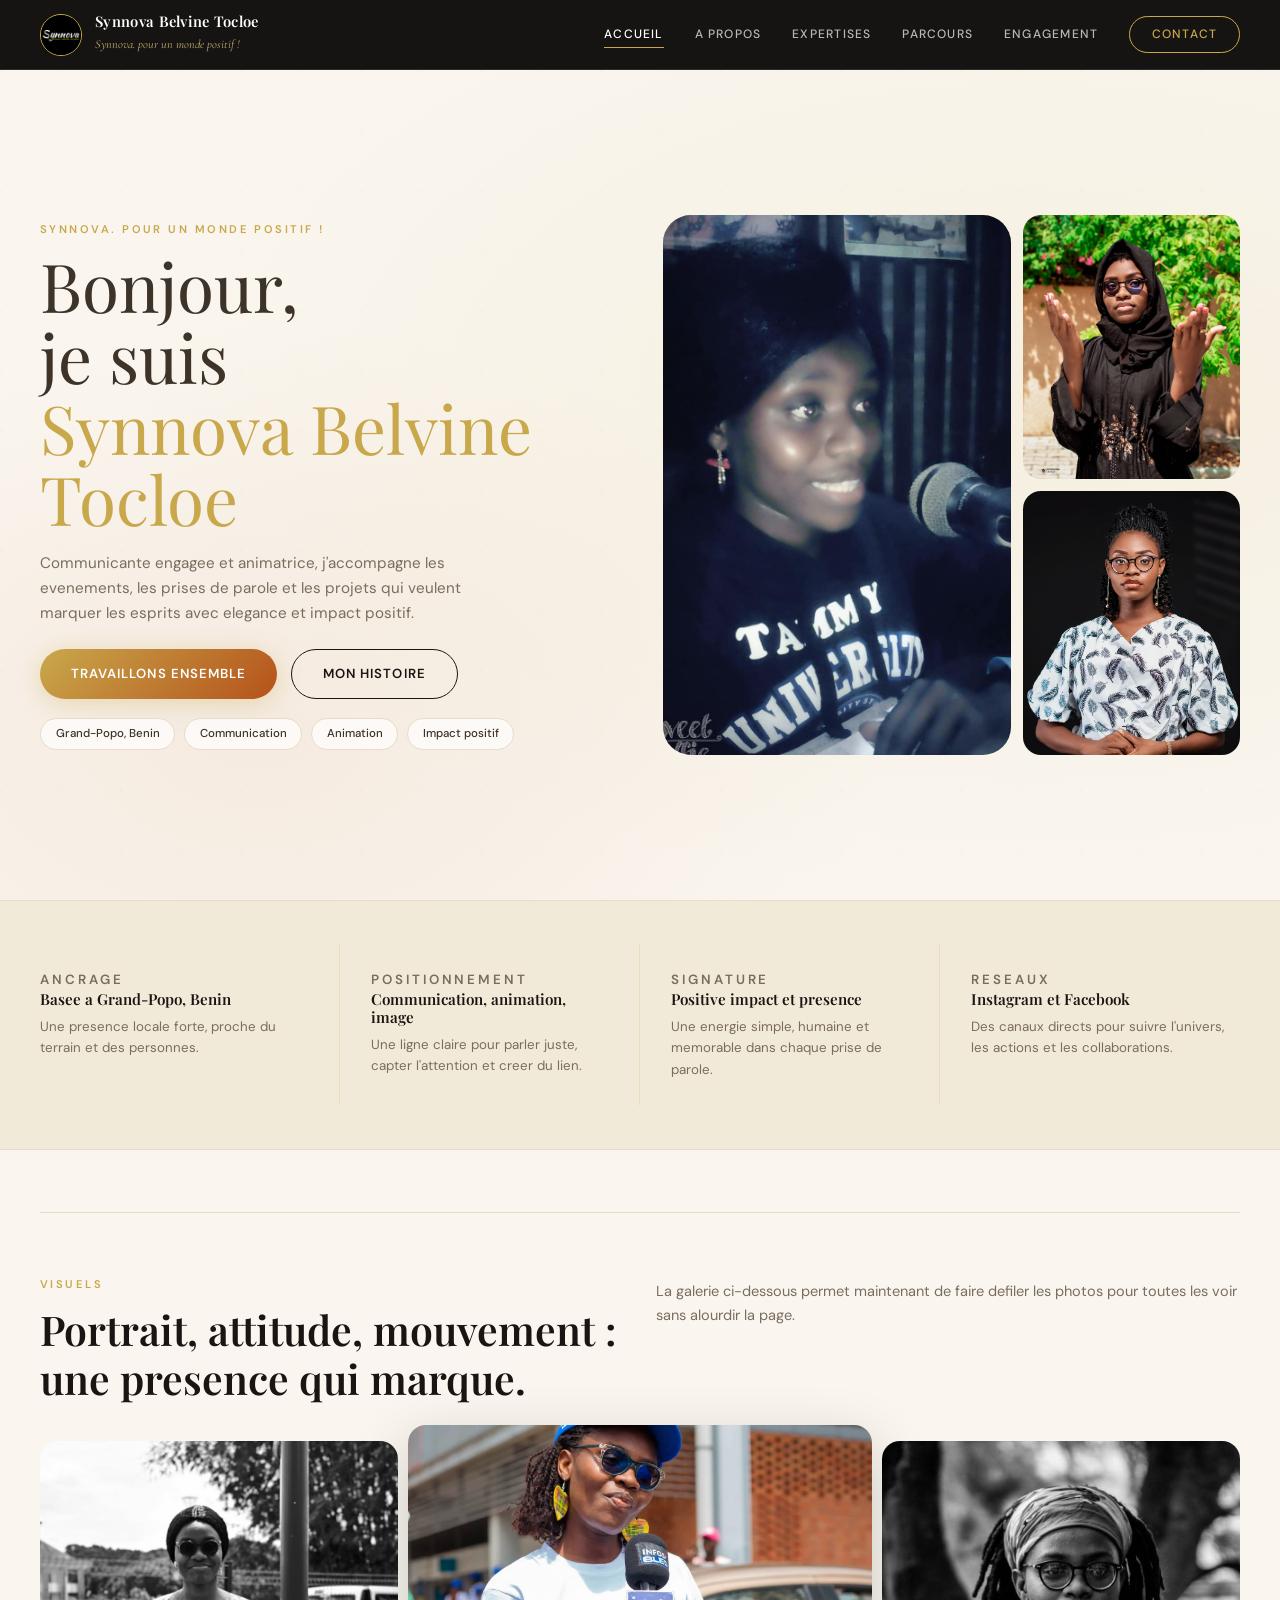
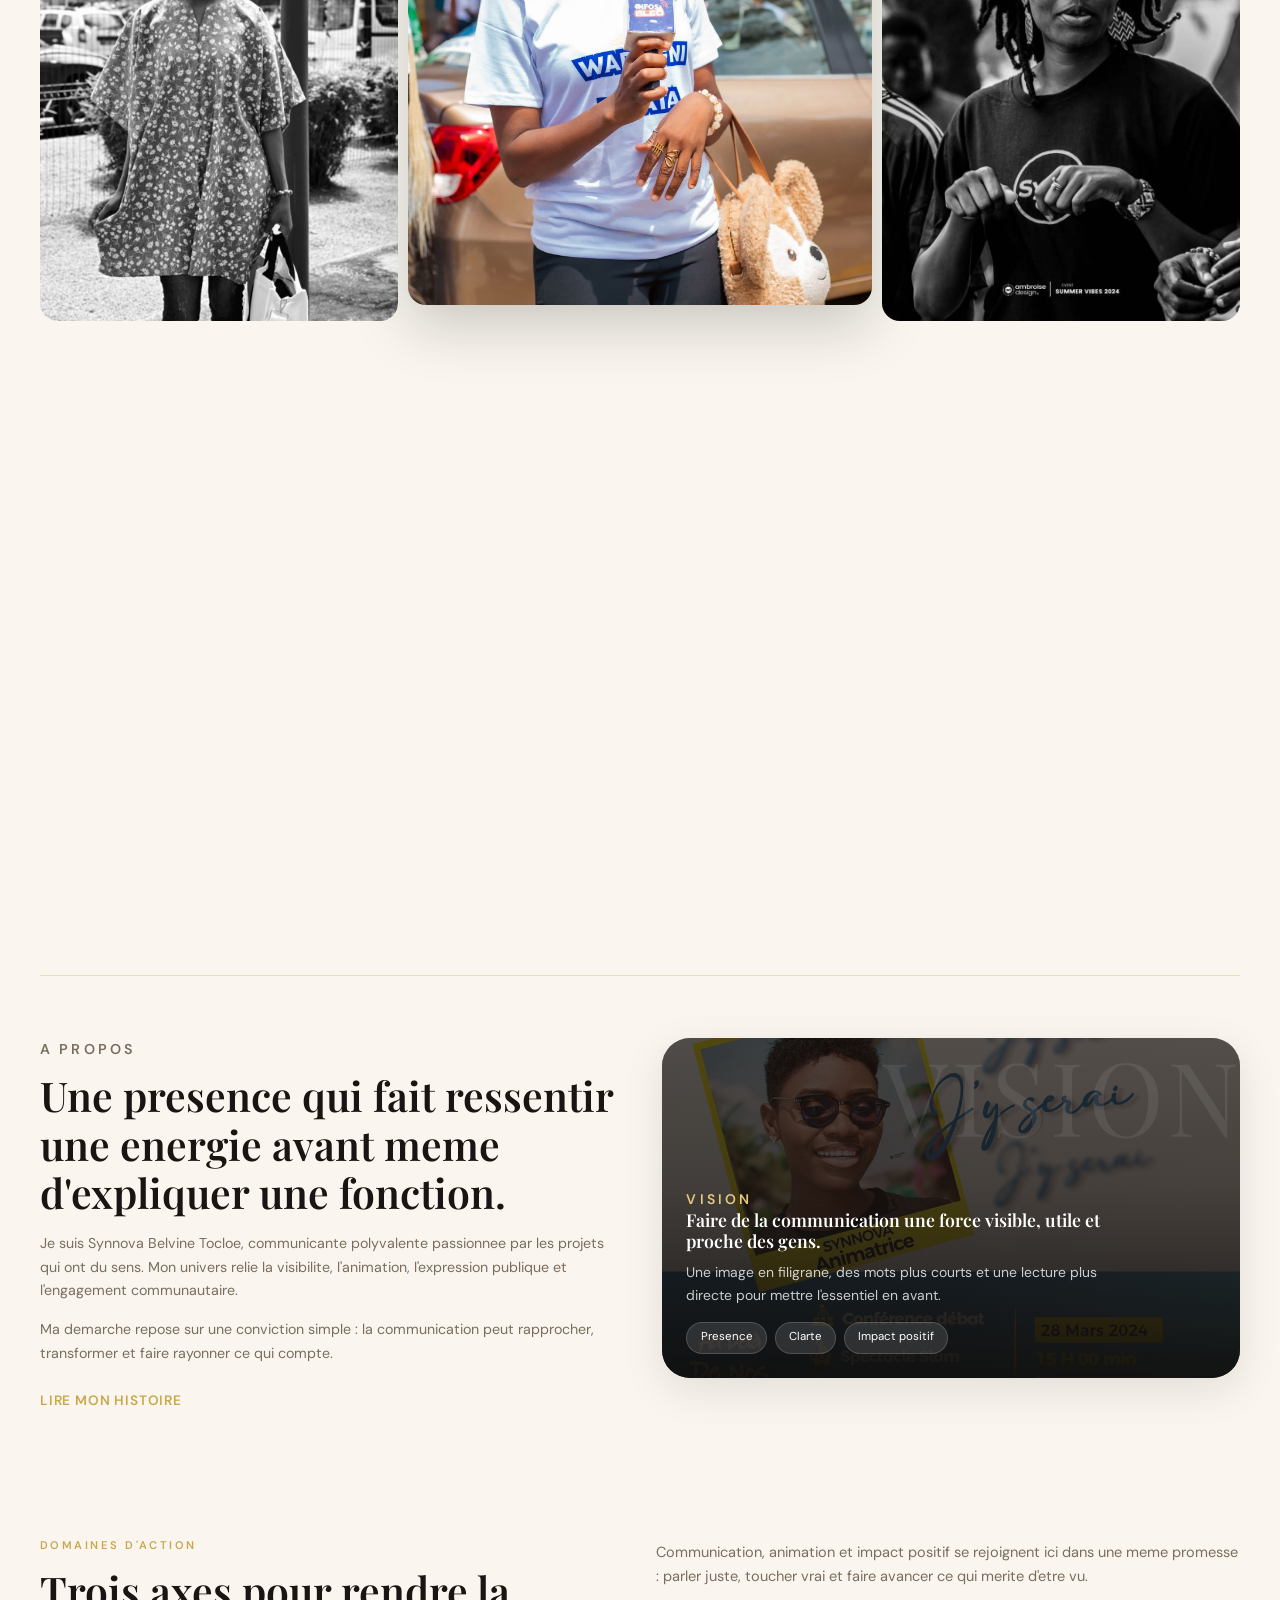
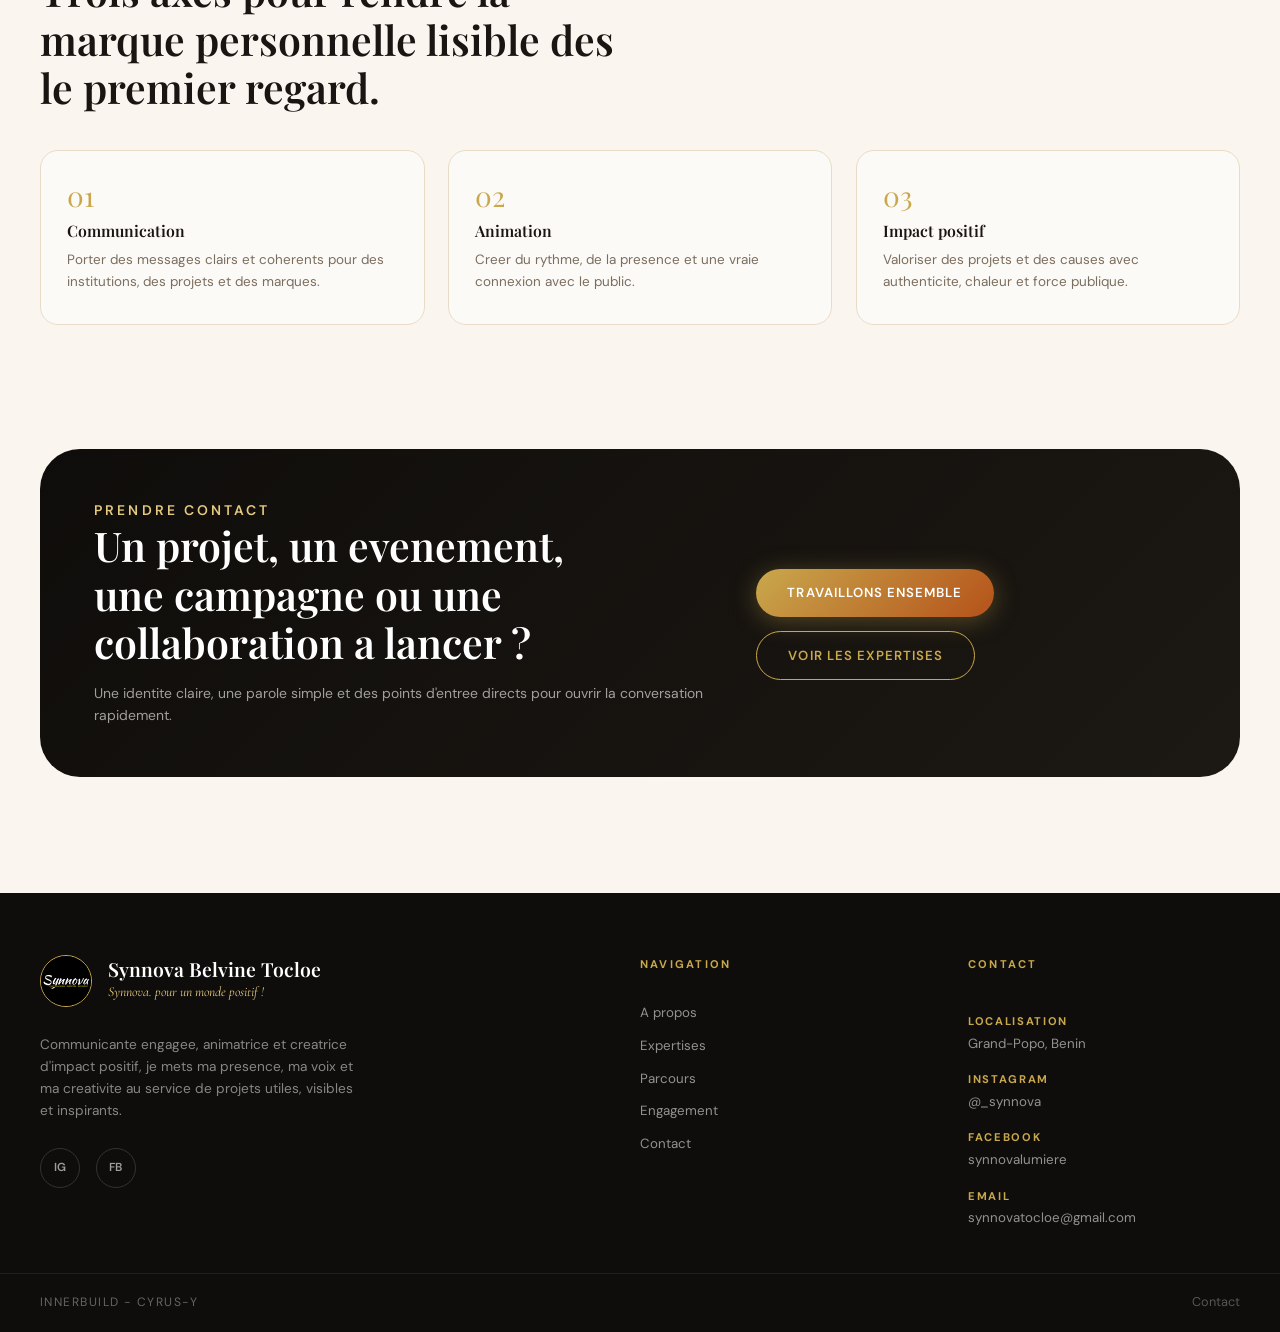
<file: index.html>
﻿<!doctype html>
<html lang="fr">
<head>
  <meta charset="UTF-8"/>
  <meta name="viewport" content="width=device-width,initial-scale=1.0"/>
  <title>Synnova Belvine Tocloe | Accueil</title>
  <meta name="description" content="Portfolio officiel de Synnova Belvine Tocloe, communicante engagee, animatrice et creatrice d'impact positif basee au Benin."/>
  <link rel="icon" type="image/jpeg" href="assets/img/logo.jpg"/>
  <link rel="preconnect" href="https://fonts.googleapis.com"/>
  <link rel="preconnect" href="https://fonts.gstatic.com" crossorigin/>
  <link href="https://fonts.googleapis.com/css2?family=Playfair+Display:ital,wght@0,400;0,600;0,700;1,400;1,600&family=DM+Sans:wght@300;400;500;600&family=Cormorant+Garamond:ital,wght@0,300;0,400;0,600;1,400;1,600&display=swap" rel="stylesheet"/>
  <link rel="stylesheet" href="assets/css/style.css"/>
  <script defer src="assets/js/main.js"></script>
</head>
<body data-page="home">
<header class="site-header" data-header>
  <div class="container header-inner">
    <a class="brand" href="index.html" aria-label="Accueil">
      <img class="brand-logo" src="assets/img/logo.jpg" alt="Synnova Belvine Tocloe"/>
      <span class="brand-copy">
        <strong>Synnova Belvine Tocloe</strong>
        <em>Synnova. pour un monde positif !</em>
      </span>
    </a>
    <button class="nav-toggle" type="button" aria-expanded="false" aria-controls="site-nav" data-nav-toggle>
      <span></span><span></span><span></span><span class="sr-only">Menu</span>
    </button>
    <nav class="site-nav" id="site-nav" data-nav>
      <a href="index.html" data-page-link="home">Accueil</a>
      <a href="a-propos.html" data-page-link="about">A propos</a>
      <a href="expertises.html" data-page-link="expertises">Expertises</a>
      <a href="parcours.html" data-page-link="parcours">Parcours</a>
      <a href="engagement.html" data-page-link="engagement">Engagement</a>
      <a class="nav-cta" href="contact.html" data-page-link="contact">Contact</a>
    </nav>
  </div>
</header>
<main>
  <section class="page-hero--home">
    <div class="container">
      <div class="home-hero-shell">
        <div class="home-hero-copy">
          <p class="hero-mark reveal">Synnova. pour un monde positif !</p>
          <h1 class="hero-editorial-title reveal">
            <span>Bonjour,</span>
            <span>je suis</span>
            <strong>
              <span>Synnova Belvine</span>
              <span>Tocloe</span>
            </strong>
          </h1>
          <p class="hero-editorial-subtitle reveal">Communicante engagee et animatrice, j'accompagne les evenements, les prises de parole et les projets qui veulent marquer les esprits avec elegance et impact positif.</p>
          <div class="actions reveal">
            <a class="btn-primary" href="contact.html">Travaillons ensemble</a>
            <a class="btn-ghost" href="a-propos.html">Mon histoire</a>
          </div>
          <div class="chip-row reveal">
            <span>Grand-Popo, Benin</span>
            <span>Communication</span>
            <span>Animation</span>
            <span>Impact positif</span>
          </div>
        </div>
        <div class="home-hero-visual reveal" aria-label="Photos de Synnova Belvine Tocloe">
          <div class="hero-photo-trio">
            <figure class="photo-main"><img src="assets/img/init.jpg" alt="Synnova Belvine Tocloe" fetchpriority="high"/></figure>
            <figure class="photo-top"><img src="assets/img/57.jpg" alt="Synnova Belvine Tocloe" loading="lazy"/></figure>
            <figure class="photo-bottom"><img src="assets/img/5.jpg" alt="Synnova Belvine Tocloe" loading="lazy"/></figure>
          </div>
        </div>
      </div>
    </div>
  </section>

  <section class="intro-slab">
    <div class="container identity-band">
      <article class="identity-card reveal"><p class="card-kicker">Ancrage</p><h3>Basee a Grand-Popo, Benin</h3><p>Une presence locale forte, proche du terrain et des personnes.</p></article>
      <article class="identity-card reveal"><p class="card-kicker">Positionnement</p><h3>Communication, animation, image</h3><p>Une ligne claire pour parler juste, capter l'attention et creer du lien.</p></article>
      <article class="identity-card reveal"><p class="card-kicker">Signature</p><h3>Positive impact et presence</h3><p>Une energie simple, humaine et memorable dans chaque prise de parole.</p></article>
      <article class="identity-card reveal"><p class="card-kicker">Reseaux</p><h3>Instagram et Facebook</h3><p>Des canaux directs pour suivre l'univers, les actions et les collaborations.</p></article>
    </div>
  </section>

  <section class="section section--lined">
    <div class="container">
      <div class="section-head reveal">
        <div><p class="kicker">Visuels</p><h2>Portrait, attitude, mouvement : une presence qui marque.</h2></div>
        <p>La galerie ci-dessous permet maintenant de faire defiler les photos pour toutes les voir sans alourdir la page.</p>
      </div>
      <div class="trinity-gallery reveal">
        <figure><img src="assets/img/16.jpg" alt="Synnova Belvine Tocloe" loading="lazy"/><figcaption>Presence</figcaption></figure>
        <figure class="photo-center"><img src="assets/img/4.jpg" alt="Synnova Belvine Tocloe" loading="lazy"/><figcaption>Portrait</figcaption></figure>
        <figure><img src="assets/img/6.jpg" alt="Synnova Belvine Tocloe" loading="lazy"/><figcaption>Energie</figcaption></figure>
      </div>
      <div class="photo-five-grid reveal" aria-label="Galerie photo de Synnova Belvine Tocloe">
        <figure class="photo-five-grid__item photo-five-grid__item--feature"><img src="assets/img/7.jpg" alt="Synnova Belvine Tocloe" loading="lazy"/><figcaption>Presence</figcaption></figure>
        <figure class="photo-five-grid__item"><img src="assets/img/10.jpg" alt="Synnova Belvine Tocloe" loading="lazy"/><figcaption>Rencontre</figcaption></figure>
        <figure class="photo-five-grid__item"><img src="assets/img/18.jpg" alt="Synnova Belvine Tocloe" loading="lazy"/><figcaption>Terrain</figcaption></figure>
        <figure class="photo-five-grid__item"><img src="assets/img/24.jpg" alt="Synnova Belvine Tocloe" loading="lazy"/><figcaption>Animation</figcaption></figure>
        <figure class="photo-five-grid__item"><img src="assets/img/26.jpg" alt="Synnova Belvine Tocloe" loading="lazy"/><figcaption>Impact</figcaption></figure>
      </div>
    </div>
  </section>

  <section class="section section--lined">
    <div class="container section-grid section-grid--two">
      <div class="body-copy reveal">
        <p class="kicker">A propos</p>
        <h2>Une presence qui fait ressentir une energie avant meme d'expliquer une fonction.</h2>
        <p>Je suis Synnova Belvine Tocloe, communicante polyvalente passionnee par les projets qui ont du sens. Mon univers relie la visibilite, l'animation, l'expression publique et l'engagement communautaire.</p>
        <p>Ma demarche repose sur une conviction simple : la communication peut rapprocher, transformer et faire rayonner ce qui compte.</p>
        <div class="actions"><a class="btn-arrow" href="a-propos.html">Lire mon histoire</a></div>
      </div>
      <aside class="side-visual-card reveal" data-watermark="VISION">
        <img class="side-visual-card__image" src="assets/img/62.jpg" alt="" loading="lazy"/>
        <div class="side-visual-card__content">
          <p class="card-kicker">Vision</p>
          <h3>Faire de la communication une force visible, utile et proche des gens.</h3>
          <p>Une image en filigrane, des mots plus courts et une lecture plus directe pour mettre l'essentiel en avant.</p>
          <div class="side-visual-card__meta"><span>Presence</span><span>Clarte</span><span>Impact positif</span></div>
        </div>
      </aside>
    </div>
  </section>

  <section class="section">
    <div class="container">
      <div class="section-head reveal">
        <div><p class="kicker">Domaines d'action</p><h2>Trois axes pour rendre la marque personnelle lisible des le premier regard.</h2></div>
        <p>Communication, animation et impact positif se rejoignent ici dans une meme promesse : parler juste, toucher vrai et faire avancer ce qui merite d'etre vu.</p>
      </div>
      <div class="recognition-grid">
        <article class="recognition-card reveal"><span>01</span><h3>Communication</h3><p>Porter des messages clairs et coherents pour des institutions, des projets et des marques.</p></article>
        <article class="recognition-card reveal"><span>02</span><h3>Animation</h3><p>Creer du rythme, de la presence et une vraie connexion avec le public.</p></article>
        <article class="recognition-card reveal"><span>03</span><h3>Impact positif</h3><p>Valoriser des projets et des causes avec authenticite, chaleur et force publique.</p></article>
      </div>
    </div>
  </section>

  <section class="section">
    <div class="container reveal">
      <div class="page-cta">
        <div><p class="kicker">Prendre contact</p><h2>Un projet, un evenement, une campagne ou une collaboration a lancer ?</h2><p>Une identite claire, une parole simple et des points d'entree directs pour ouvrir la conversation rapidement.</p></div>
        <div class="actions"><a class="btn-primary" href="contact.html">Travaillons ensemble</a><a class="btn-ghost-gold btn-ghost" href="expertises.html">Voir les expertises</a></div>
      </div>
    </div>
  </section>
</main>
<footer class="site-footer">
  <div class="footer-top">
    <div class="container footer-grid">
      <div class="footer-brand-block">
        <div class="footer-logo">
          <img src="assets/img/logo.jpg" alt="Synnova Belvine Tocloe"/>
          <div>
            <div class="footer-logo-name">Synnova Belvine Tocloe</div>
            <div class="footer-logo-tagline">Synnova. pour un monde positif !</div>
          </div>
        </div>
        <p>Communicante engagee, animatrice et creatrice d'impact positif, je mets ma presence, ma voix et ma creativite au service de projets utiles, visibles et inspirants.</p>
        <div class="footer-social">
          <a class="footer-social-link" href="https://www.instagram.com/_synnova" target="_blank" rel="noreferrer" aria-label="Instagram">IG</a>
          <a class="footer-social-link" href="https://www.facebook.com/synnovalumiere" target="_blank" rel="noreferrer" aria-label="Facebook">FB</a>
        </div>
      </div>
      <nav class="footer-nav-col">
        <h4>Navigation</h4>
        <a href="a-propos.html">A propos</a>
        <a href="expertises.html">Expertises</a>
        <a href="parcours.html">Parcours</a>
        <a href="engagement.html">Engagement</a>
        <a href="contact.html">Contact</a>
      </nav>
      <div class="footer-contact-col">
        <h4 style="font-size:0.72rem;font-weight:700;letter-spacing:0.2em;text-transform:uppercase;color:var(--gold);margin:0 0 1.5rem;">Contact</h4>
        <div class="footer-contact-item"><strong>Localisation</strong><span>Grand-Popo, Benin</span></div>
        <div class="footer-contact-item"><strong>Instagram</strong><a href="https://www.instagram.com/_synnova" target="_blank" rel="noreferrer">@_synnova</a></div>
        <div class="footer-contact-item"><strong>Facebook</strong><a href="https://www.facebook.com/synnovalumiere" target="_blank" rel="noreferrer">synnovalumiere</a></div>
        <div class="footer-contact-item"><strong>Email</strong><a href="mailto:synnovatocloe@gmail.com">synnovatocloe@gmail.com</a></div>
      </div>
    </div>
  </div>
  <div class="container footer-bottom-bar">
    <p class="footer-note">Innerbuild - Cyrus-y</p>
    <nav class="footer-legal"><a href="contact.html">Contact</a></nav>
  </div>
</footer>
</body>
</html>
</file>
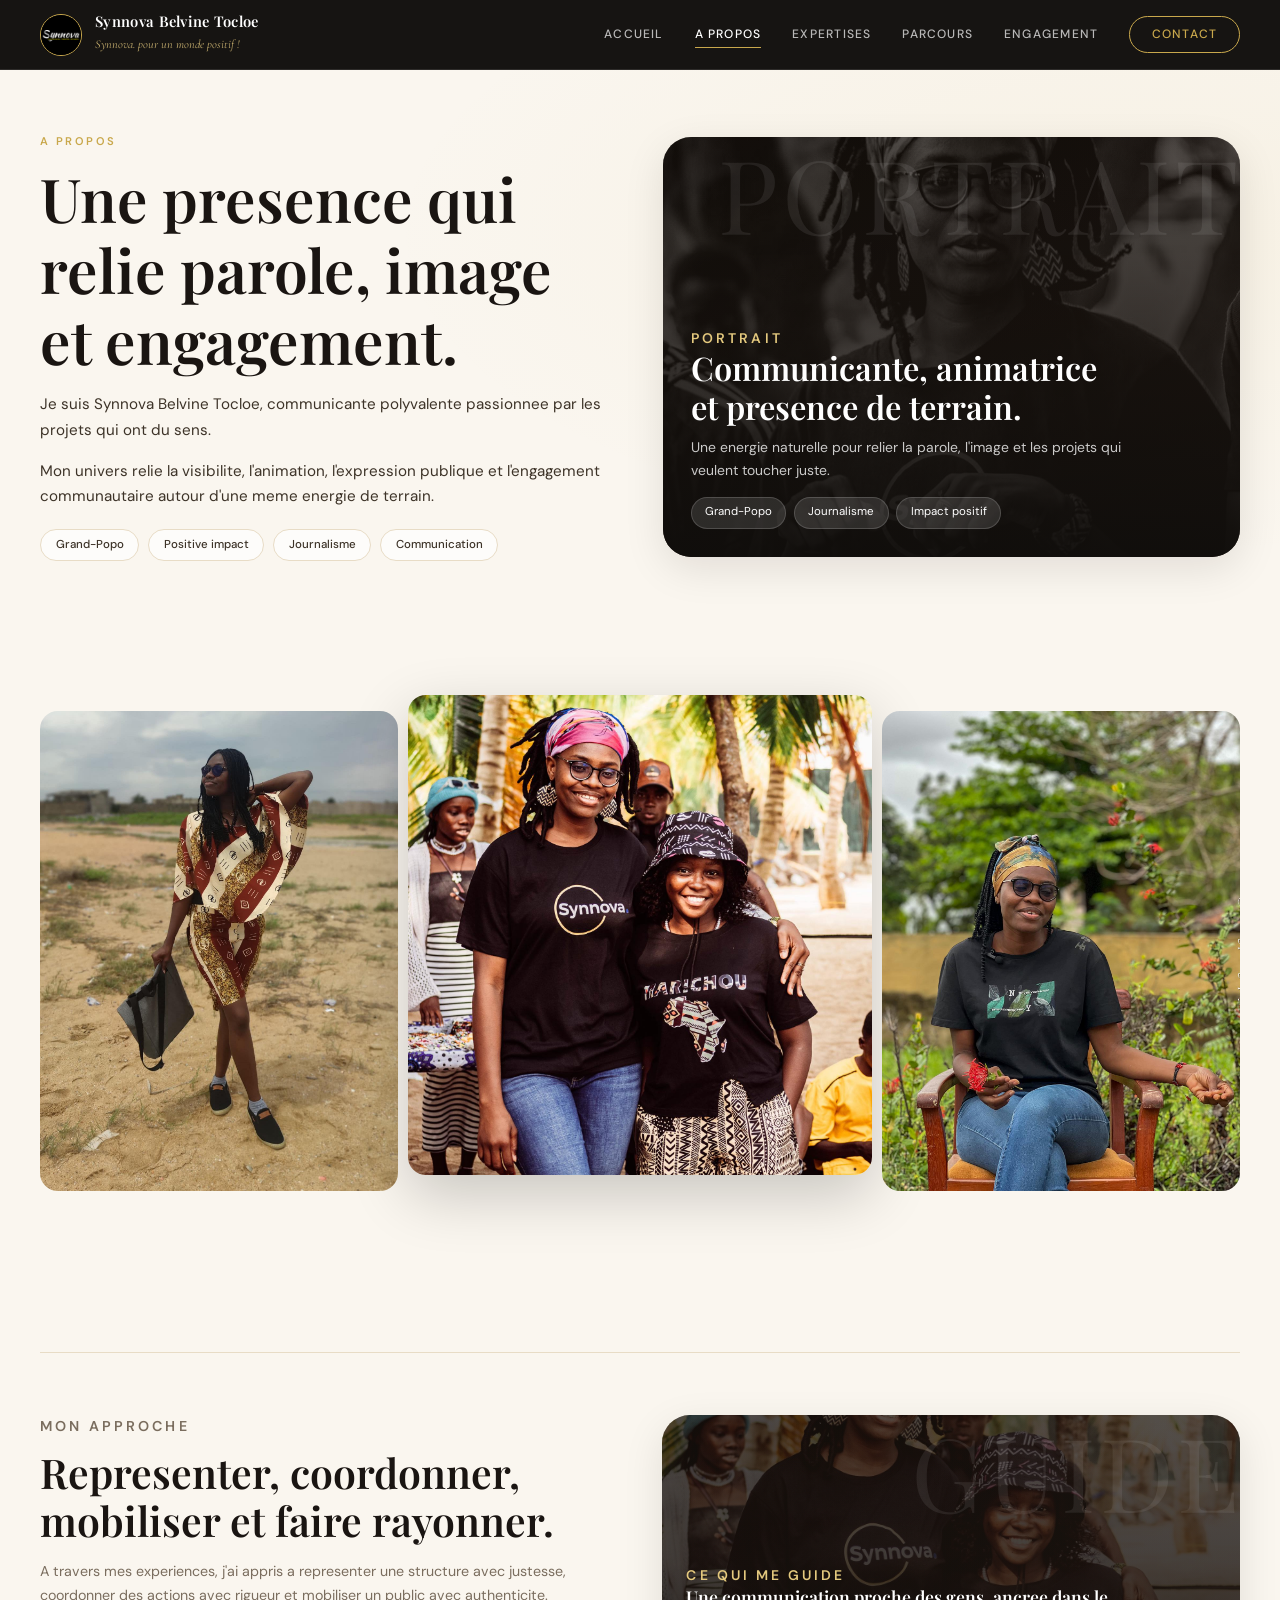
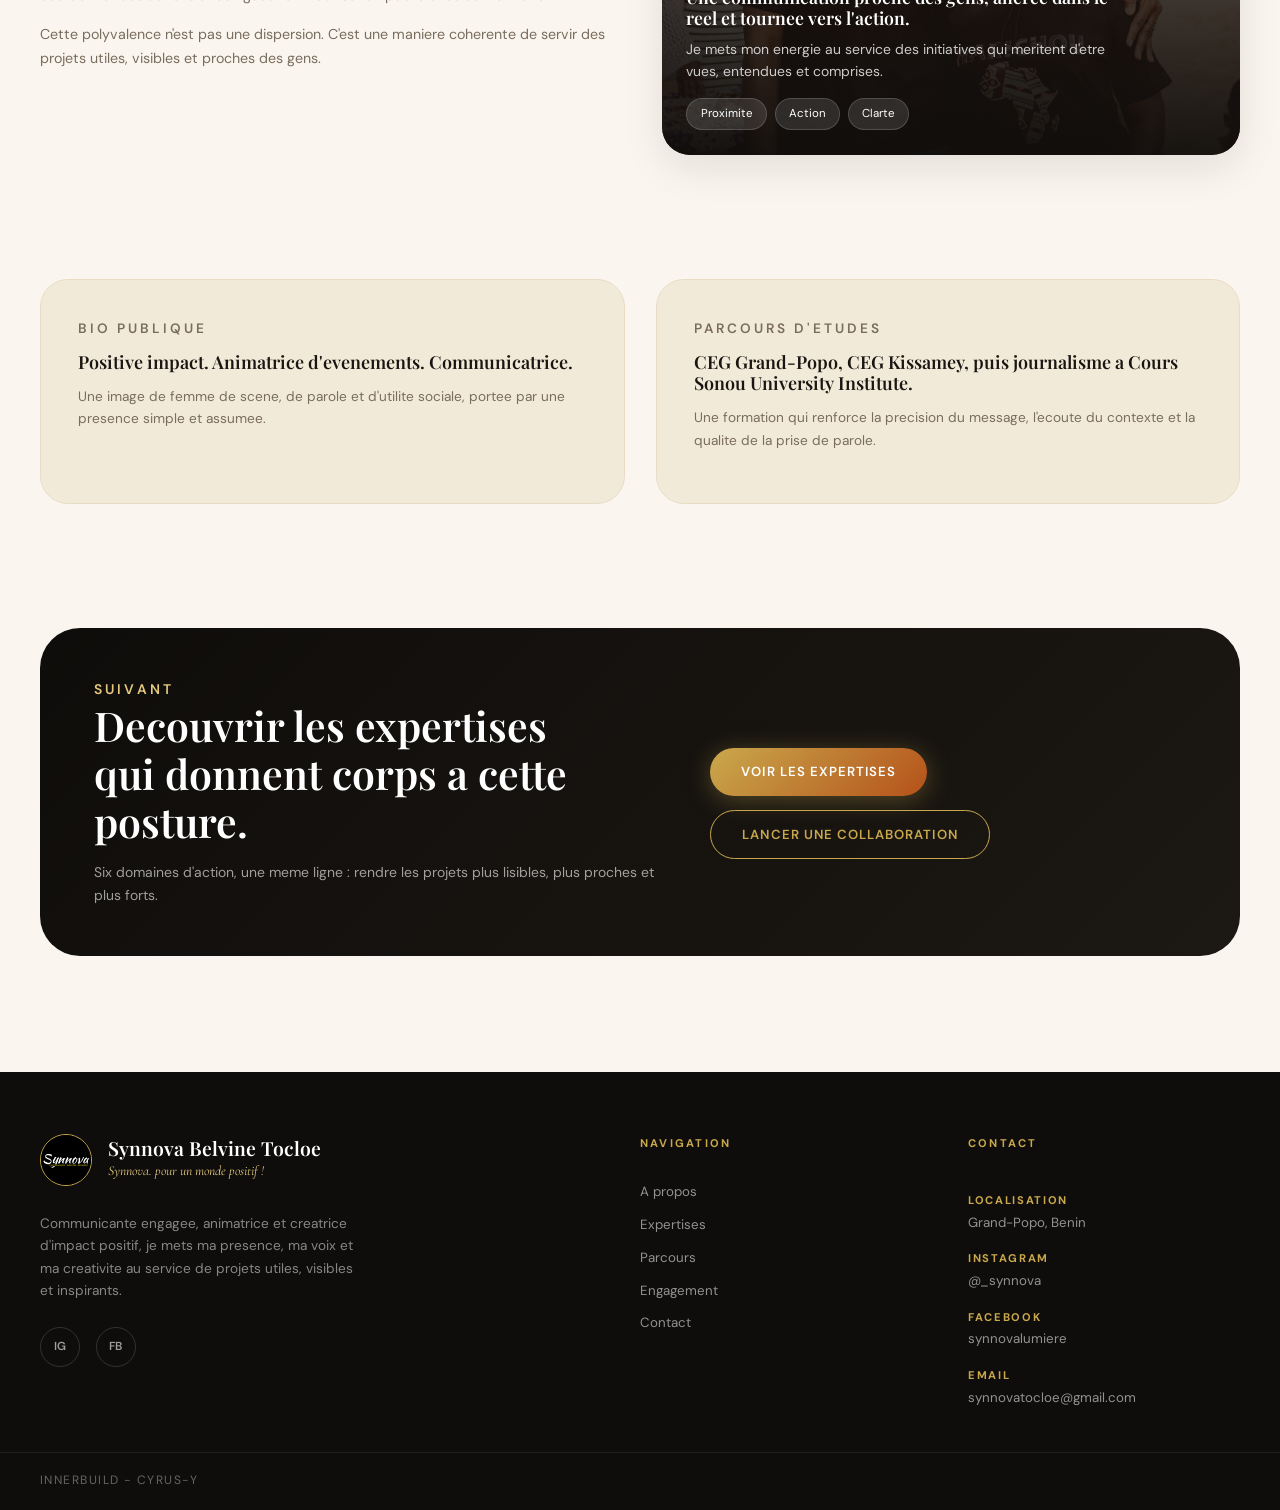
<file: a-propos.html>
﻿<!doctype html>
<html lang="fr">
<head>
  <meta charset="UTF-8"/>
  <meta name="viewport" content="width=device-width,initial-scale=1.0"/>
  <title>Synnova Belvine Tocloe | A propos</title>
  <meta name="description" content="A propos de Synnova Belvine Tocloe, communicante polyvalente a la croisee de la communication, de l'animation et de l'engagement communautaire."/>
  <link rel="icon" type="image/jpeg" href="assets/img/logo.jpg"/>
  <link rel="preconnect" href="https://fonts.googleapis.com"/>
  <link rel="preconnect" href="https://fonts.gstatic.com" crossorigin/>
  <link href="https://fonts.googleapis.com/css2?family=Playfair+Display:ital,wght@0,400;0,600;0,700;1,400;1,600&family=DM+Sans:wght@300;400;500;600&family=Cormorant+Garamond:ital,wght@0,300;0,400;0,600;1,400;1,600&display=swap" rel="stylesheet"/>
  <link rel="stylesheet" href="assets/css/style.css"/>
  <script defer src="assets/js/main.js"></script>
</head>
<body data-page="about">
<header class="site-header" data-header><div class="container header-inner"><a class="brand" href="index.html" aria-label="Accueil"><img class="brand-logo" src="assets/img/logo.jpg" alt="Synnova Belvine Tocloe"/><span class="brand-copy"><strong>Synnova Belvine Tocloe</strong><em>Synnova. pour un monde positif !</em></span></a><button class="nav-toggle" type="button" aria-expanded="false" aria-controls="site-nav" data-nav-toggle><span></span><span></span><span></span><span class="sr-only">Menu</span></button><nav class="site-nav" id="site-nav" data-nav><a href="index.html" data-page-link="home">Accueil</a><a href="a-propos.html" data-page-link="about">A propos</a><a href="expertises.html" data-page-link="expertises">Expertises</a><a href="parcours.html" data-page-link="parcours">Parcours</a><a href="engagement.html" data-page-link="engagement">Engagement</a><a class="nav-cta" href="contact.html" data-page-link="contact">Contact</a></nav></div></header>
<main>
<section class="page-hero"><div class="container masthead-grid"><div class="hero-copy reveal"><p class="hero-mark">A propos</p><h1>Une presence qui relie parole, image et engagement.</h1><p class="lead">Je suis Synnova Belvine Tocloe, communicante polyvalente passionnee par les projets qui ont du sens.</p><p class="lead">Mon univers relie la visibilite, l'animation, l'expression publique et l'engagement communautaire autour d'une meme energie de terrain.</p><div class="chip-row"><span>Grand-Popo</span><span>Positive impact</span><span>Journalisme</span><span>Communication</span></div></div><aside class="hero-watermark reveal" data-watermark="PORTRAIT"><img class="hero-watermark__image" src="assets/img/6.jpg" alt="Synnova Belvine Tocloe"/><div class="hero-watermark__content"><p class="card-kicker">Portrait</p><h2>Communicante, animatrice et presence de terrain.</h2><p>Une energie naturelle pour relier la parole, l'image et les projets qui veulent toucher juste.</p><div class="hero-watermark__meta"><span>Grand-Popo</span><span>Journalisme</span><span>Impact positif</span></div></div></aside></div></section>
<section class="section"><div class="container"><div class="trinity-gallery reveal"><figure><img src="assets/img/29.jpg" alt="Synnova Belvine Tocloe" loading="lazy"/><figcaption>Terrain</figcaption></figure><figure class="photo-center"><img src="assets/img/30.jpg" alt="Synnova Belvine Tocloe" loading="lazy"/><figcaption>Engagement</figcaption></figure><figure><img src="assets/img/31.jpg" alt="Synnova Belvine Tocloe" loading="lazy"/><figcaption>Expression</figcaption></figure></div></div></section>
<section class="section section--lined"><div class="container section-grid section-grid--two"><div class="body-copy reveal"><p class="kicker">Mon approche</p><h2>Representer, coordonner, mobiliser et faire rayonner.</h2><p>A travers mes experiences, j'ai appris a representer une structure avec justesse, coordonner des actions avec rigueur et mobiliser un public avec authenticite.</p><p>Cette polyvalence n'est pas une dispersion. C'est une maniere coherente de servir des projets utiles, visibles et proches des gens.</p></div><aside class="side-visual-card reveal" data-watermark="GUIDE"><img class="side-visual-card__image" src="assets/img/30.jpg" alt="" loading="lazy"/><div class="side-visual-card__content"><p class="card-kicker">Ce qui me guide</p><h3>Une communication proche des gens, ancree dans le reel et tournee vers l'action.</h3><p>Je mets mon energie au service des initiatives qui meritent d'etre vues, entendues et comprises.</p><div class="side-visual-card__meta"><span>Proximite</span><span>Action</span><span>Clarte</span></div></div></aside></div></section>
<section class="section"><div class="container highlight-strip"><article class="bio-card reveal"><p class="card-kicker">Bio publique</p><h3>Positive impact. Animatrice d'evenements. Communicatrice.</h3><p>Une image de femme de scene, de parole et d'utilite sociale, portee par une presence simple et assumee.</p></article><article class="bio-card reveal"><p class="card-kicker">Parcours d'etudes</p><h3>CEG Grand-Popo, CEG Kissamey, puis journalisme a Cours Sonou University Institute.</h3><p>Une formation qui renforce la precision du message, l'ecoute du contexte et la qualite de la prise de parole.</p></article></div></section>
<section class="section"><div class="container reveal"><div class="page-cta"><div><p class="kicker">Suivant</p><h2>Decouvrir les expertises qui donnent corps a cette posture.</h2><p>Six domaines d'action, une meme ligne : rendre les projets plus lisibles, plus proches et plus forts.</p></div><div class="actions"><a class="btn-primary" href="expertises.html">Voir les expertises</a><a class="btn-ghost-gold btn-ghost" href="contact.html">Lancer une collaboration</a></div></div></div></section>
</main>
<footer class="site-footer"><div class="footer-top"><div class="container footer-grid"><div class="footer-brand-block"><div class="footer-logo"><img src="assets/img/logo.jpg" alt="Synnova Belvine Tocloe"/><div><div class="footer-logo-name">Synnova Belvine Tocloe</div><div class="footer-logo-tagline">Synnova. pour un monde positif !</div></div></div><p>Communicante engagee, animatrice et creatrice d'impact positif, je mets ma presence, ma voix et ma creativite au service de projets utiles, visibles et inspirants.</p><div class="footer-social"><a class="footer-social-link" href="https://www.instagram.com/_synnova" target="_blank" rel="noreferrer">IG</a><a class="footer-social-link" href="https://www.facebook.com/synnovalumiere" target="_blank" rel="noreferrer">FB</a></div></div><nav class="footer-nav-col"><h4>Navigation</h4><a href="a-propos.html">A propos</a><a href="expertises.html">Expertises</a><a href="parcours.html">Parcours</a><a href="engagement.html">Engagement</a><a href="contact.html">Contact</a></nav><div class="footer-contact-col"><h4 style="font-size:0.72rem;font-weight:700;letter-spacing:0.2em;text-transform:uppercase;color:var(--gold);margin:0 0 1.5rem;">Contact</h4><div class="footer-contact-item"><strong>Localisation</strong><span>Grand-Popo, Benin</span></div><div class="footer-contact-item"><strong>Instagram</strong><a href="https://www.instagram.com/_synnova" target="_blank" rel="noreferrer">@_synnova</a></div><div class="footer-contact-item"><strong>Facebook</strong><a href="https://www.facebook.com/synnovalumiere" target="_blank" rel="noreferrer">synnovalumiere</a></div><div class="footer-contact-item"><strong>Email</strong><a href="mailto:synnovatocloe@gmail.com">synnovatocloe@gmail.com</a></div></div></div></div><div class="container footer-bottom-bar"><p class="footer-note">Innerbuild - Cyrus-y</p></div></footer>
</body>
</html>
</file>
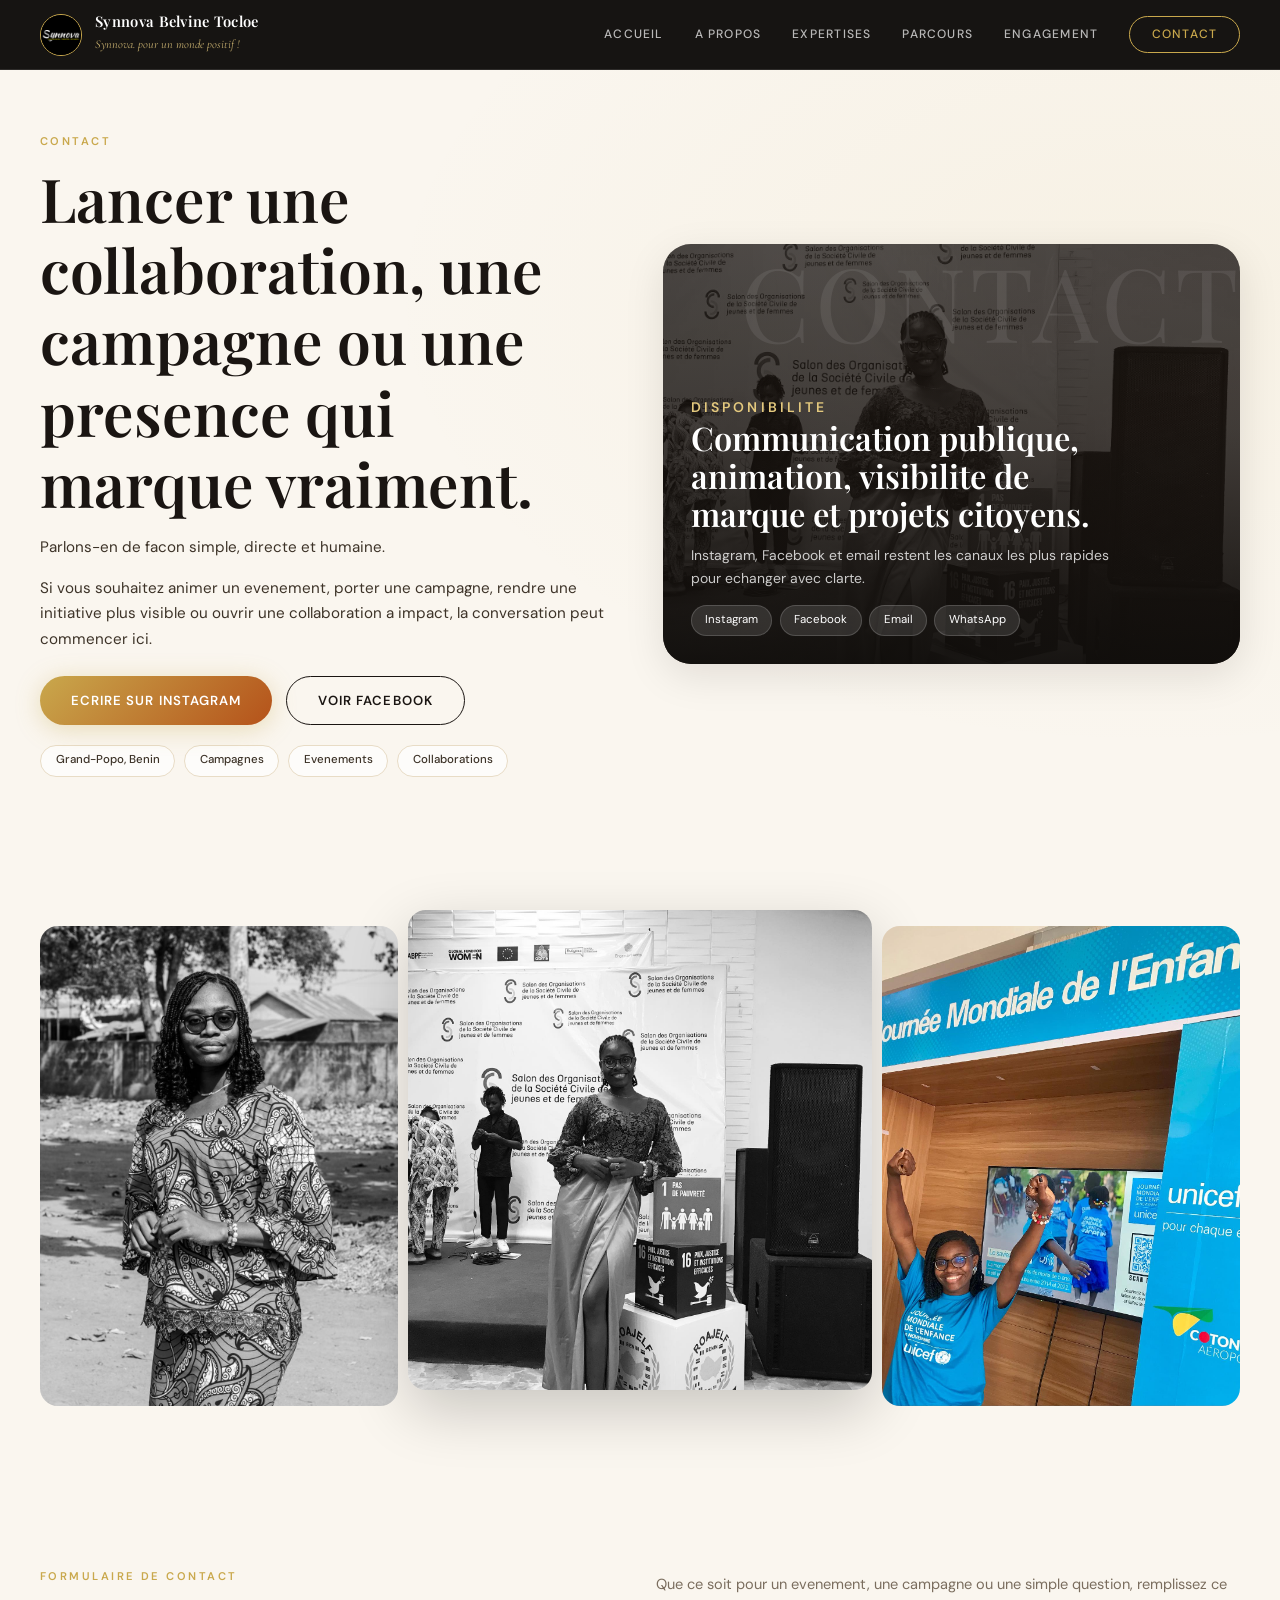
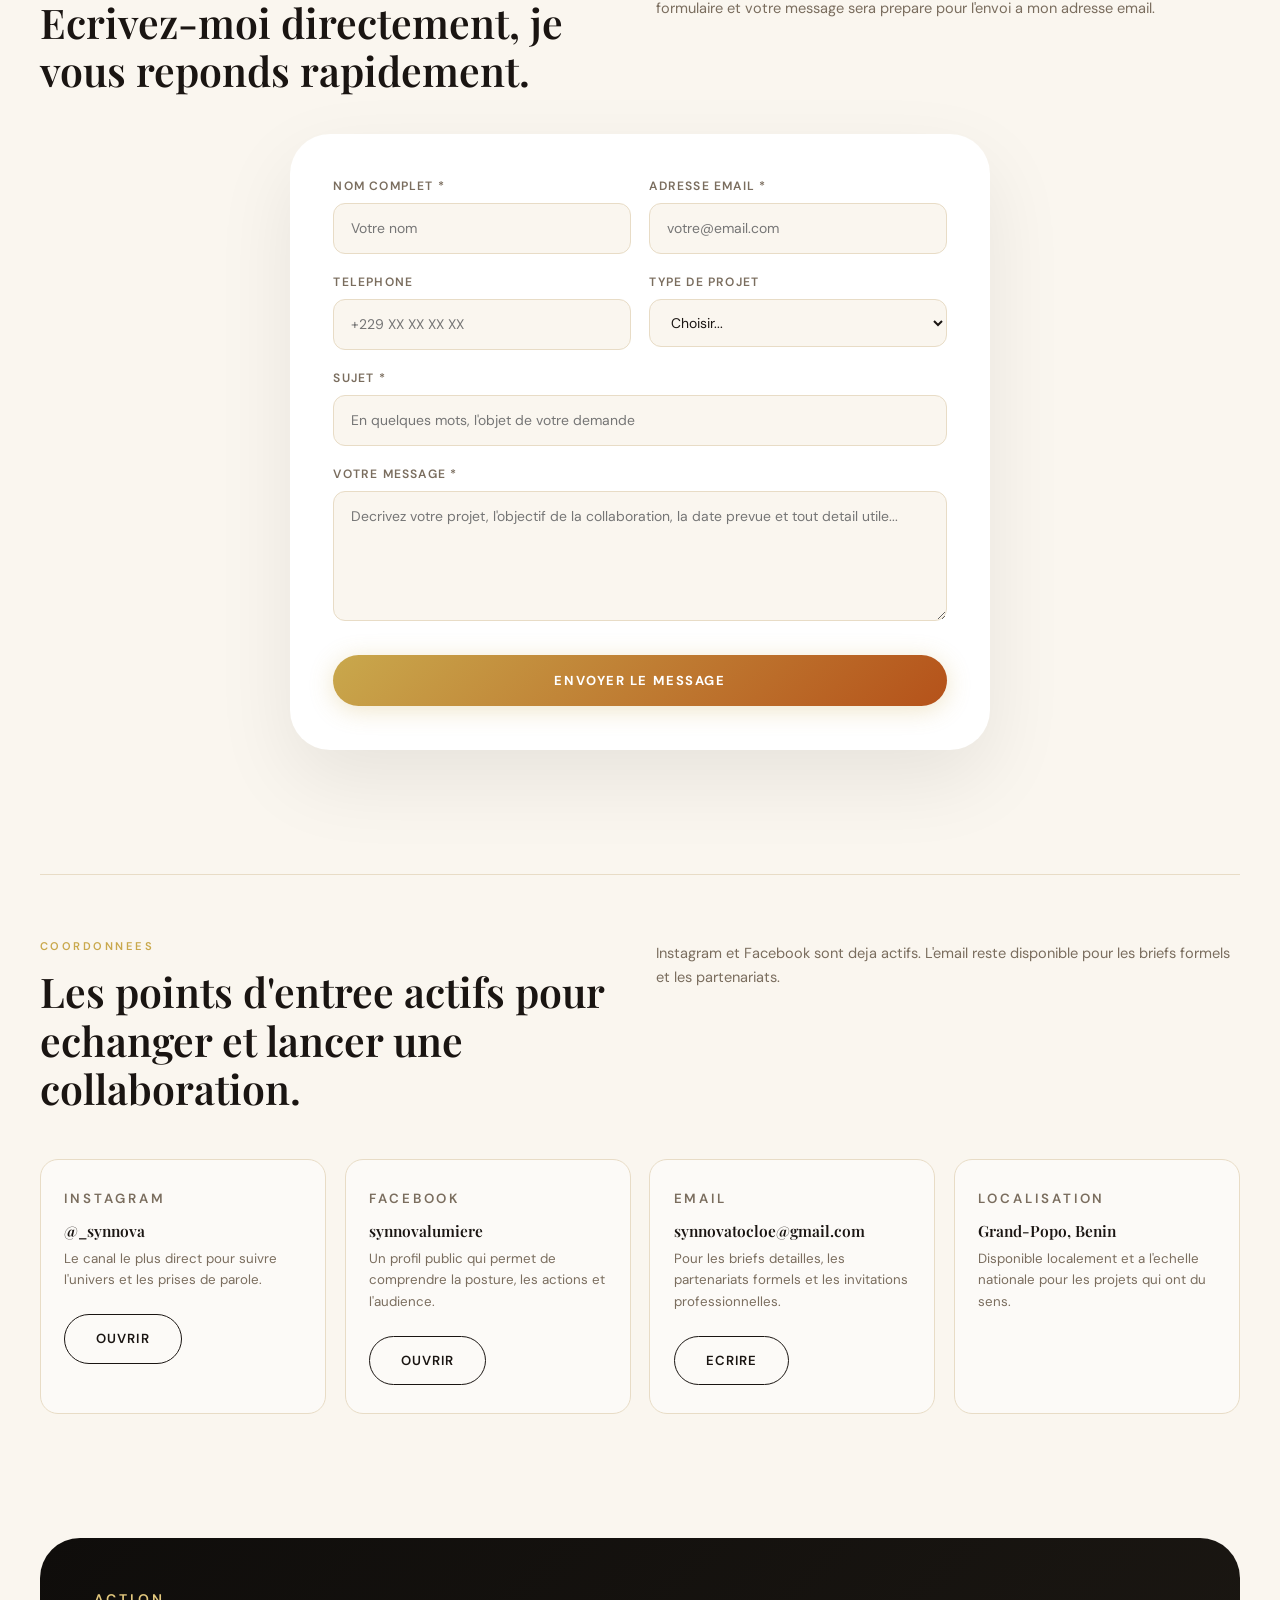
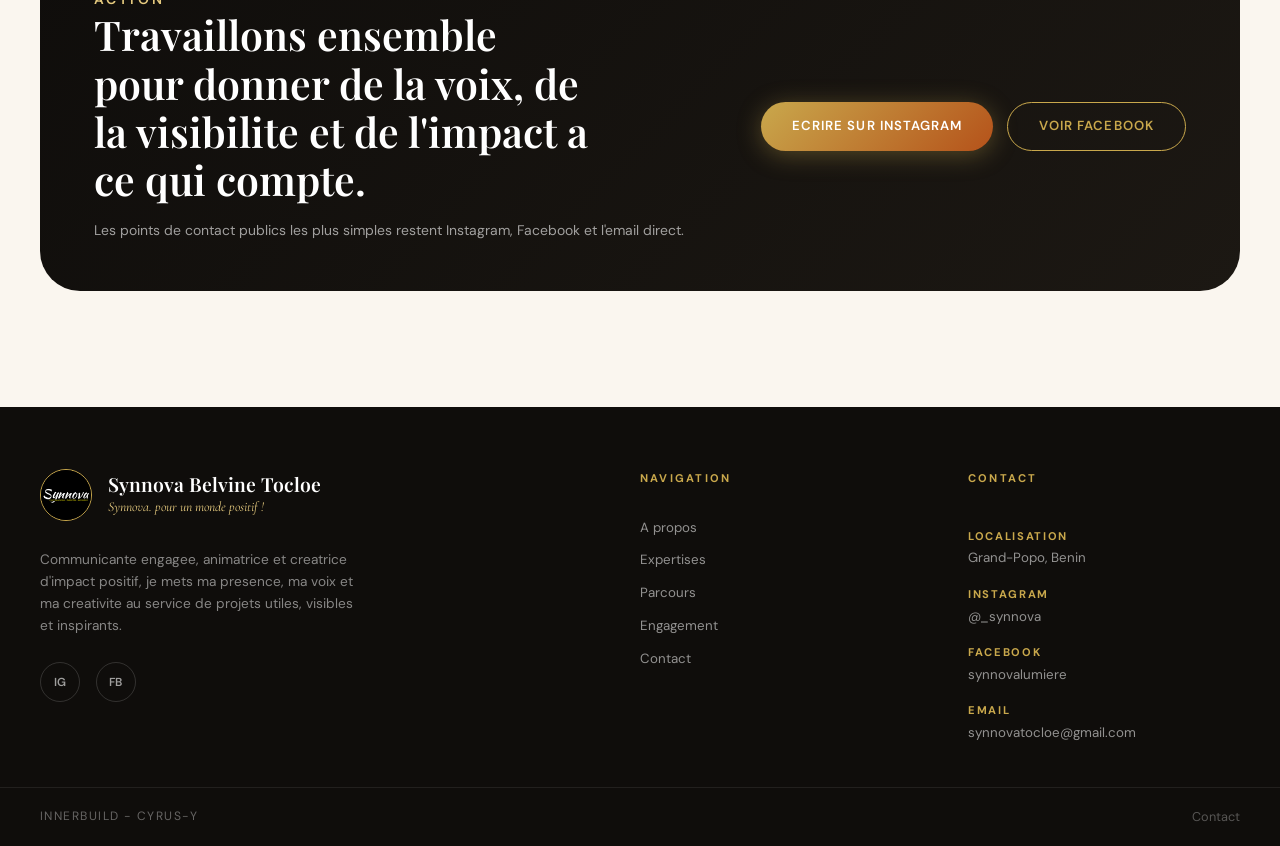
<file: contact.html>
﻿<!doctype html>
<html lang="fr"><head><meta charset="UTF-8"/><meta name="viewport" content="width=device-width,initial-scale=1.0"/><title>Synnova Belvine Tocloe | Contact</title><meta name="description" content="Contactez Synnova Belvine Tocloe pour un projet, un evenement, une campagne ou une collaboration."/><link rel="icon" type="image/jpeg" href="assets/img/logo.jpg"/><link rel="preconnect" href="https://fonts.googleapis.com"/><link rel="preconnect" href="https://fonts.gstatic.com" crossorigin/><link href="https://fonts.googleapis.com/css2?family=Playfair+Display:ital,wght@0,400;0,600;0,700;1,400;1,600&family=DM+Sans:wght@300;400;500;600&family=Cormorant+Garamond:ital,wght@0,300;0,400;0,600;1,400;1,600&display=swap" rel="stylesheet"/><link rel="stylesheet" href="assets/css/style.css"/><script defer src="assets/js/main.js"></script></head><body data-page="contact"><header class="site-header" data-header><div class="container header-inner"><a class="brand" href="index.html" aria-label="Accueil"><img class="brand-logo" src="assets/img/logo.jpg" alt="Synnova Belvine Tocloe"/><span class="brand-copy"><strong>Synnova Belvine Tocloe</strong><em>Synnova. pour un monde positif !</em></span></a><button class="nav-toggle" type="button" aria-expanded="false" aria-controls="site-nav" data-nav-toggle><span></span><span></span><span></span><span class="sr-only">Menu</span></button><nav class="site-nav" id="site-nav" data-nav><a href="index.html" data-page-link="home">Accueil</a><a href="a-propos.html" data-page-link="about">A propos</a><a href="expertises.html" data-page-link="expertises">Expertises</a><a href="parcours.html" data-page-link="parcours">Parcours</a><a href="engagement.html" data-page-link="engagement">Engagement</a><a class="nav-cta" href="contact.html" data-page-link="contact">Contact</a></nav></div></header><main><section class="page-hero"><div class="container masthead-grid"><div class="hero-copy reveal"><p class="hero-mark">Contact</p><h1>Lancer une collaboration, une campagne ou une presence qui marque vraiment.</h1><p class="lead">Parlons-en de facon simple, directe et humaine.</p><p class="lead">Si vous souhaitez animer un evenement, porter une campagne, rendre une initiative plus visible ou ouvrir une collaboration a impact, la conversation peut commencer ici.</p><div class="actions"><a class="btn-primary" href="https://www.instagram.com/_synnova" target="_blank" rel="noreferrer">Ecrire sur Instagram</a><a class="btn-ghost" href="https://www.facebook.com/synnovalumiere" target="_blank" rel="noreferrer">Voir Facebook</a></div><div class="chip-row"><span>Grand-Popo, Benin</span><span>Campagnes</span><span>Evenements</span><span>Collaborations</span></div></div><aside class="hero-watermark reveal" data-watermark="CONTACT"><img class="hero-watermark__image" src="assets/img/24.jpg" alt="Synnova Belvine Tocloe"/><div class="hero-watermark__content"><p class="card-kicker">Disponibilite</p><h2>Communication publique, animation, visibilite de marque et projets citoyens.</h2><p>Instagram, Facebook et email restent les canaux les plus rapides pour echanger avec clarte.</p><div class="hero-watermark__meta"><span>Instagram</span><span>Facebook</span><span>Email</span><span>WhatsApp</span></div></div></aside></div></section><section class="section"><div class="container"><div class="trinity-gallery reveal"><figure><img src="assets/img/22.jpg" alt="Synnova Belvine Tocloe" loading="lazy"/><figcaption>Presence scenique</figcaption></figure><figure class="photo-center"><img src="assets/img/24.jpg" alt="Synnova Belvine Tocloe" loading="lazy"/><figcaption>Animation</figcaption></figure><figure><img src="assets/img/26.jpg" alt="Synnova Belvine Tocloe" loading="lazy"/><figcaption>Impact</figcaption></figure></div></div></section><section class="section"><div class="container"><div class="section-head reveal"><div><p class="kicker">Formulaire de contact</p><h2>Ecrivez-moi directement, je vous reponds rapidement.</h2></div><p>Que ce soit pour un evenement, une campagne ou une simple question, remplissez ce formulaire et votre message sera prepare pour l'envoi a mon adresse email.</p></div><div class="contact-form-wrap reveal"><div id="form-success" class="form-success"><h3>Message envoye !</h3><p>Merci pour votre message. Votre client email va s'ouvrir pour finaliser l'envoi.</p></div><form id="contact-form"><div class="form-grid"><div class="form-field"><label for="nom">Nom complet *</label><input type="text" id="nom" name="nom" placeholder="Votre nom" required/></div><div class="form-field"><label for="email">Adresse email *</label><input type="email" id="email" name="email" placeholder="votre@email.com" required/></div><div class="form-field"><label for="telephone">Telephone</label><input type="tel" id="telephone" name="telephone" placeholder="+229 XX XX XX XX"/></div><div class="form-field"><label for="projet">Type de projet</label><select id="projet" name="projet"><option value="">Choisir...</option><option>Animation d'evenement</option><option>Campagne de communication</option><option>Collaboration creative</option><option>Projet citoyen / jeunesse</option><option>Autre</option></select></div><div class="form-field full"><label for="sujet">Sujet *</label><input type="text" id="sujet" name="sujet" placeholder="En quelques mots, l'objet de votre demande" required/></div><div class="form-field full"><label for="message">Votre message *</label><textarea id="message" name="message" placeholder="Decrivez votre projet, l'objectif de la collaboration, la date prevue et tout detail utile..." required></textarea></div></div><button type="submit" class="form-submit">Envoyer le message</button></form></div></div></section><section class="section section--lined"><div class="container"><div class="section-head reveal"><div><p class="kicker">Coordonnees</p><h2>Les points d'entree actifs pour echanger et lancer une collaboration.</h2></div><p>Instagram et Facebook sont deja actifs. L'email reste disponible pour les briefs formels et les partenariats.</p></div><div class="contact-grid"><article class="contact-card reveal"><p class="card-kicker">Instagram</p><h3>@_synnova</h3><p>Le canal le plus direct pour suivre l'univers et les prises de parole.</p><div class="actions"><a class="btn-ghost" href="https://www.instagram.com/_synnova" target="_blank" rel="noreferrer">Ouvrir</a></div></article><article class="contact-card reveal"><p class="card-kicker">Facebook</p><h3>synnovalumiere</h3><p>Un profil public qui permet de comprendre la posture, les actions et l'audience.</p><div class="actions"><a class="btn-ghost" href="https://www.facebook.com/synnovalumiere" target="_blank" rel="noreferrer">Ouvrir</a></div></article><article class="contact-card reveal"><p class="card-kicker">Email</p><h3>synnovatocloe@gmail.com</h3><p>Pour les briefs detailles, les partenariats formels et les invitations professionnelles.</p><div class="actions"><a class="btn-ghost" href="mailto:synnovatocloe@gmail.com">Ecrire</a></div></article><article class="contact-card reveal"><p class="card-kicker">Localisation</p><h3>Grand-Popo, Benin</h3><p>Disponible localement et a l'echelle nationale pour les projets qui ont du sens.</p></article></div></div></section><section class="section"><div class="container reveal"><div class="page-cta"><div><p class="kicker">Action</p><h2>Travaillons ensemble pour donner de la voix, de la visibilite et de l'impact a ce qui compte.</h2><p>Les points de contact publics les plus simples restent Instagram, Facebook et l'email direct.</p></div><div class="actions"><a class="btn-primary" href="https://www.instagram.com/_synnova" target="_blank" rel="noreferrer">Ecrire sur Instagram</a><a class="btn-ghost-gold btn-ghost" href="https://www.facebook.com/synnovalumiere" target="_blank" rel="noreferrer">Voir Facebook</a></div></div></div></section></main><footer class="site-footer"><div class="footer-top"><div class="container footer-grid"><div class="footer-brand-block"><div class="footer-logo"><img src="assets/img/logo.jpg" alt="Synnova Belvine Tocloe"/><div><div class="footer-logo-name">Synnova Belvine Tocloe</div><div class="footer-logo-tagline">Synnova. pour un monde positif !</div></div></div><p>Communicante engagee, animatrice et creatrice d'impact positif, je mets ma presence, ma voix et ma creativite au service de projets utiles, visibles et inspirants.</p><div class="footer-social"><a class="footer-social-link" href="https://www.instagram.com/_synnova" target="_blank" rel="noreferrer" aria-label="Instagram">IG</a><a class="footer-social-link" href="https://www.facebook.com/synnovalumiere" target="_blank" rel="noreferrer" aria-label="Facebook">FB</a></div></div><nav class="footer-nav-col"><h4>Navigation</h4><a href="a-propos.html">A propos</a><a href="expertises.html">Expertises</a><a href="parcours.html">Parcours</a><a href="engagement.html">Engagement</a><a href="contact.html">Contact</a></nav><div class="footer-contact-col"><h4 style="font-size:0.72rem;font-weight:700;letter-spacing:0.2em;text-transform:uppercase;color:var(--gold);margin:0 0 1.5rem;">Contact</h4><div class="footer-contact-item"><strong>Localisation</strong><span>Grand-Popo, Benin</span></div><div class="footer-contact-item"><strong>Instagram</strong><a href="https://www.instagram.com/_synnova" target="_blank" rel="noreferrer">@_synnova</a></div><div class="footer-contact-item"><strong>Facebook</strong><a href="https://www.facebook.com/synnovalumiere" target="_blank" rel="noreferrer">synnovalumiere</a></div><div class="footer-contact-item"><strong>Email</strong><a href="mailto:synnovatocloe@gmail.com">synnovatocloe@gmail.com</a></div></div></div></div><div class="container footer-bottom-bar"><p class="footer-note">Innerbuild - Cyrus-y</p><nav class="footer-legal"><a href="contact.html">Contact</a></nav></div></footer></body></html>
</file>
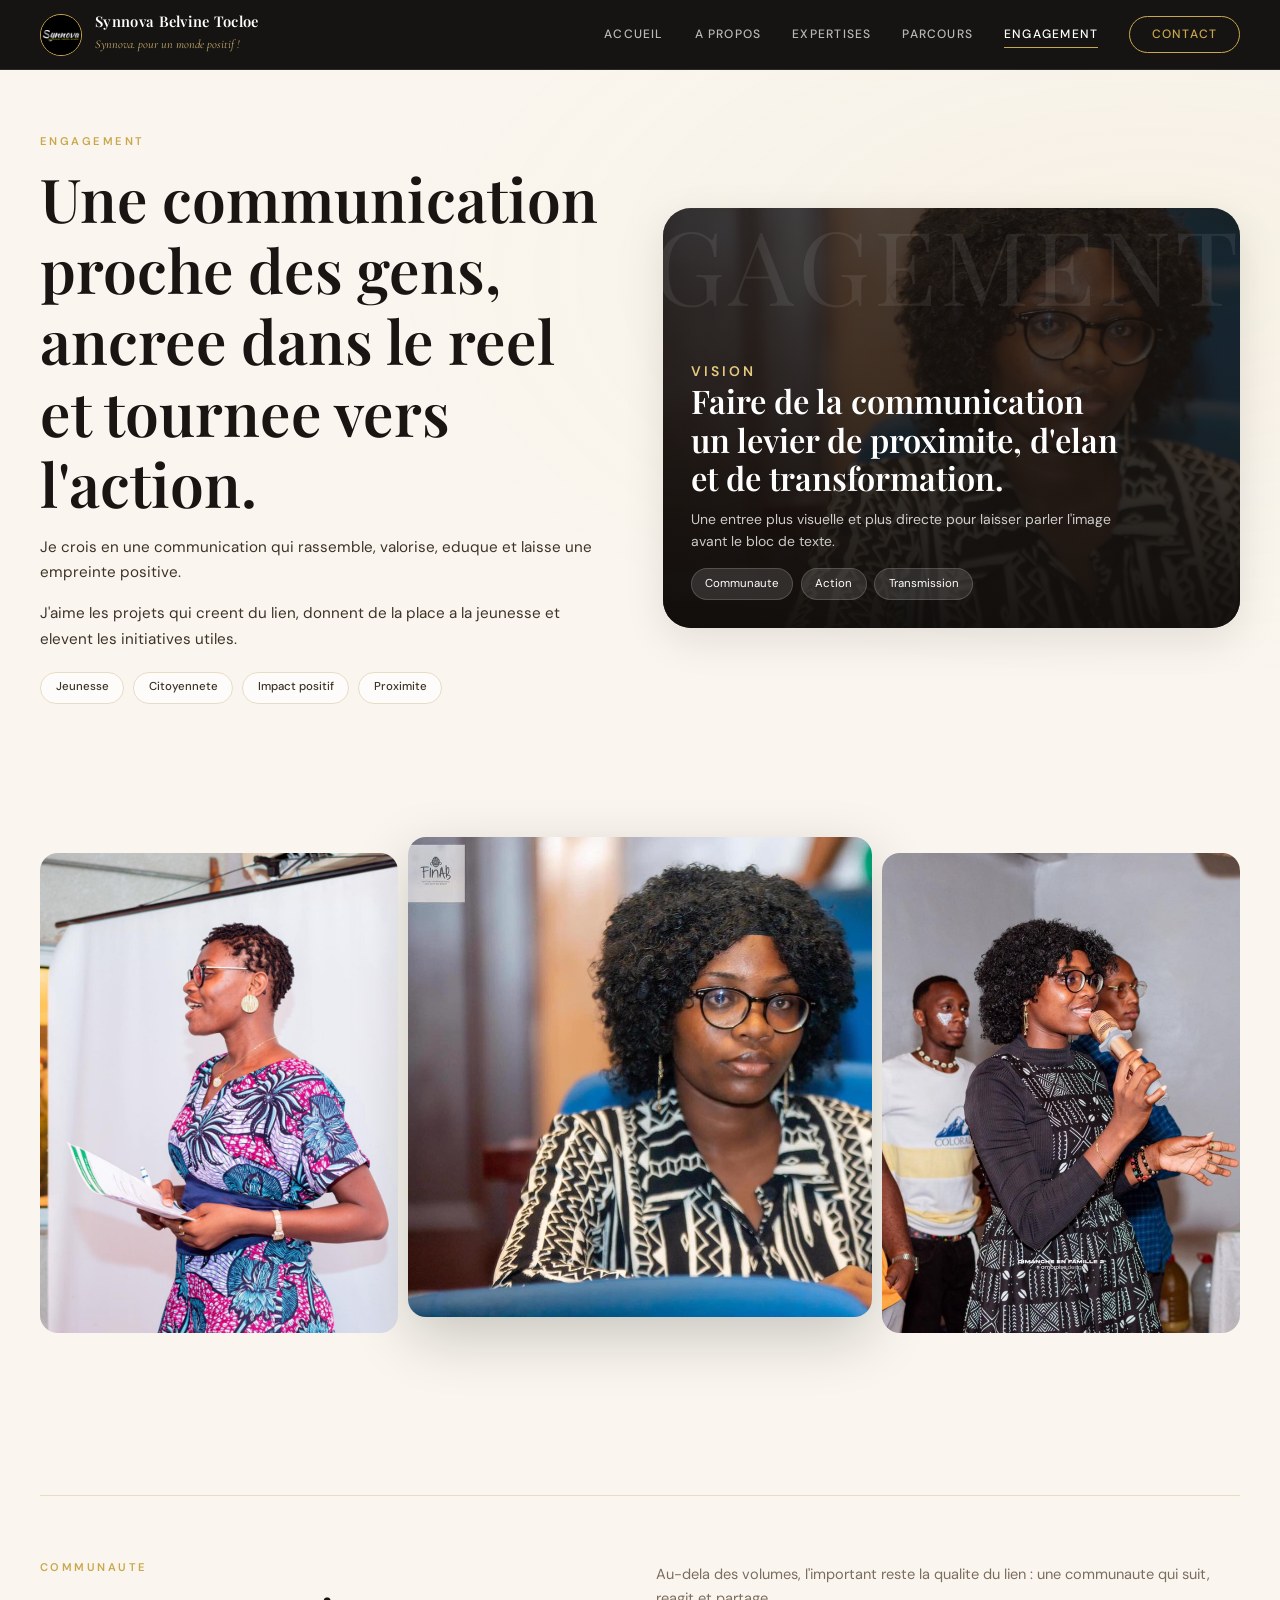
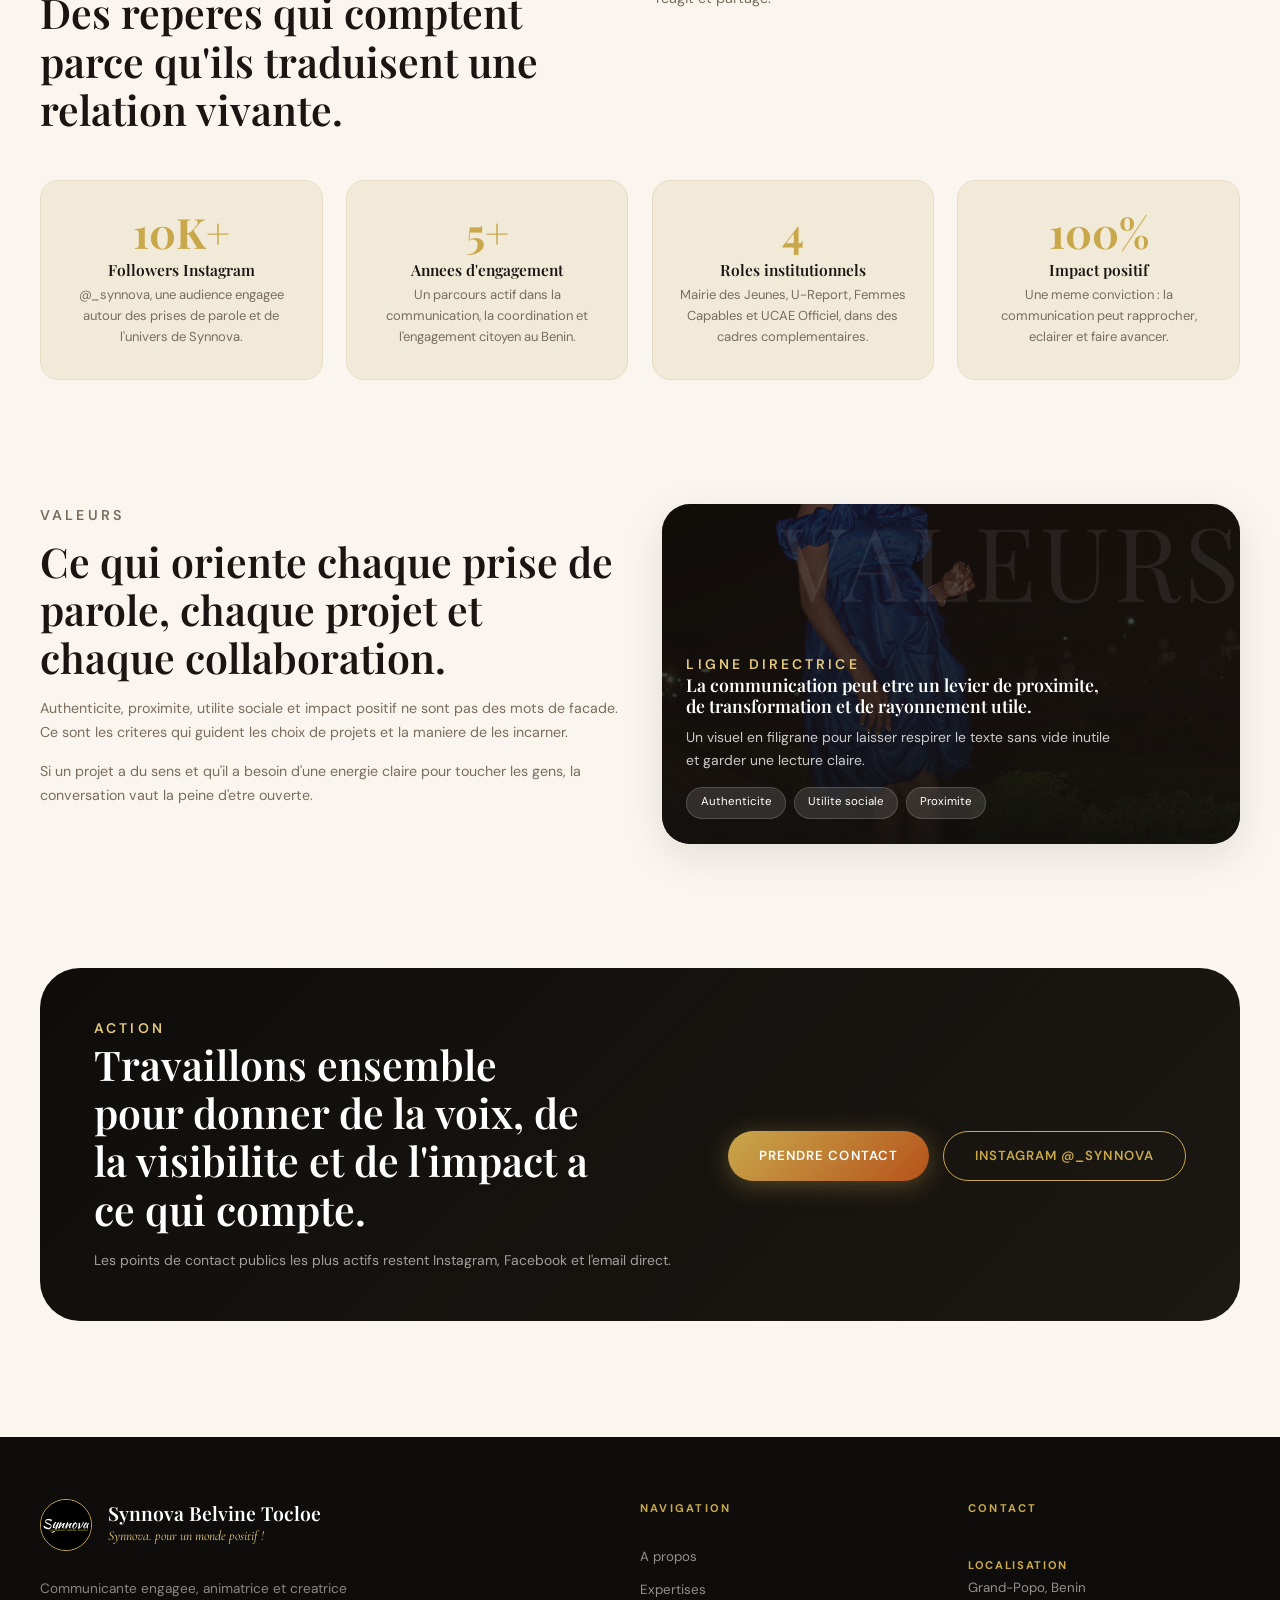
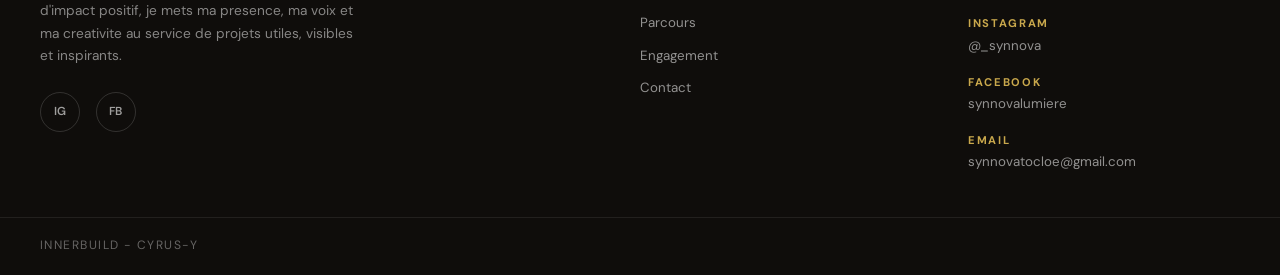
<file: engagement.html>
﻿<!doctype html>
<html lang="fr"><head><meta charset="UTF-8"/><meta name="viewport" content="width=device-width,initial-scale=1.0"/><title>Synnova Belvine Tocloe | Engagement</title><meta name="description" content="Vision et engagement de Synnova Belvine Tocloe autour de la communication positive, de la jeunesse et de l'action citoyenne."/><link rel="icon" type="image/jpeg" href="assets/img/logo.jpg"/><link rel="preconnect" href="https://fonts.googleapis.com"/><link rel="preconnect" href="https://fonts.gstatic.com" crossorigin/><link href="https://fonts.googleapis.com/css2?family=Playfair+Display:ital,wght@0,400;0,600;0,700;1,400;1,600&family=DM+Sans:wght@300;400;500;600&family=Cormorant+Garamond:ital,wght@0,300;0,400;0,600;1,400;1,600&display=swap" rel="stylesheet"/><link rel="stylesheet" href="assets/css/style.css"/><script defer src="assets/js/main.js"></script></head><body data-page="engagement"><header class="site-header" data-header><div class="container header-inner"><a class="brand" href="index.html" aria-label="Accueil"><img class="brand-logo" src="assets/img/logo.jpg" alt="Synnova Belvine Tocloe"/><span class="brand-copy"><strong>Synnova Belvine Tocloe</strong><em>Synnova. pour un monde positif !</em></span></a><button class="nav-toggle" type="button" aria-expanded="false" aria-controls="site-nav" data-nav-toggle><span></span><span></span><span></span><span class="sr-only">Menu</span></button><nav class="site-nav" id="site-nav" data-nav><a href="index.html" data-page-link="home">Accueil</a><a href="a-propos.html" data-page-link="about">A propos</a><a href="expertises.html" data-page-link="expertises">Expertises</a><a href="parcours.html" data-page-link="parcours">Parcours</a><a href="engagement.html" data-page-link="engagement">Engagement</a><a class="nav-cta" href="contact.html" data-page-link="contact">Contact</a></nav></div></header><main><section class="page-hero"><div class="container masthead-grid"><div class="hero-copy reveal"><p class="hero-mark">Engagement</p><h1>Une communication proche des gens, ancree dans le reel et tournee vers l'action.</h1><p class="lead">Je crois en une communication qui rassemble, valorise, eduque et laisse une empreinte positive.</p><p class="lead">J'aime les projets qui creent du lien, donnent de la place a la jeunesse et elevent les initiatives utiles.</p><div class="chip-row"><span>Jeunesse</span><span>Citoyennete</span><span>Impact positif</span><span>Proximite</span></div></div><aside class="hero-watermark reveal" data-watermark="ENGAGEMENT"><img class="hero-watermark__image" src="assets/img/49.jpg" alt="Synnova Belvine Tocloe"/><div class="hero-watermark__content"><p class="card-kicker">Vision</p><h2>Faire de la communication un levier de proximite, d'elan et de transformation.</h2><p>Une entree plus visuelle et plus directe pour laisser parler l'image avant le bloc de texte.</p><div class="hero-watermark__meta"><span>Communaute</span><span>Action</span><span>Transmission</span></div></div></aside></div></section><section class="section"><div class="container"><div class="trinity-gallery reveal"><figure><img src="assets/img/47.jpg" alt="Synnova Belvine Tocloe" loading="lazy"/><figcaption>Vision</figcaption></figure><figure class="photo-center"><img src="assets/img/49.jpg" alt="Synnova Belvine Tocloe" loading="lazy"/><figcaption>Communaute</figcaption></figure><figure><img src="assets/img/50.jpg" alt="Synnova Belvine Tocloe" loading="lazy"/><figcaption>Action</figcaption></figure></div></div></section><section class="section section--lined"><div class="container"><div class="section-head reveal"><div><p class="kicker">Communaute</p><h2>Des reperes qui comptent parce qu'ils traduisent une relation vivante.</h2></div><p>Au-dela des volumes, l'important reste la qualite du lien : une communaute qui suit, reagit et partage.</p></div><div class="impact-grid"><article class="impact-card reveal"><strong>10K+</strong><h3>Followers Instagram</h3><p>@_synnova, une audience engagee autour des prises de parole et de l'univers de Synnova.</p></article><article class="impact-card reveal"><strong>5+</strong><h3>Annees d'engagement</h3><p>Un parcours actif dans la communication, la coordination et l'engagement citoyen au Benin.</p></article><article class="impact-card reveal"><strong>4</strong><h3>Roles institutionnels</h3><p>Mairie des Jeunes, U-Report, Femmes Capables et UCAE Officiel, dans des cadres complementaires.</p></article><article class="impact-card reveal"><strong>100%</strong><h3>Impact positif</h3><p>Une meme conviction : la communication peut rapprocher, eclairer et faire avancer.</p></article></div></div></section><section class="section"><div class="container section-grid section-grid--two"><div class="body-copy reveal"><p class="kicker">Valeurs</p><h2>Ce qui oriente chaque prise de parole, chaque projet et chaque collaboration.</h2><p>Authenticite, proximite, utilite sociale et impact positif ne sont pas des mots de facade. Ce sont les criteres qui guident les choix de projets et la maniere de les incarner.</p><p>Si un projet a du sens et qu'il a besoin d'une energie claire pour toucher les gens, la conversation vaut la peine d'etre ouverte.</p></div><aside class="side-visual-card reveal" data-watermark="VALEURS"><img class="side-visual-card__image" src="assets/img/51.jpg" alt="" loading="lazy"/><div class="side-visual-card__content"><p class="card-kicker">Ligne directrice</p><h3>La communication peut etre un levier de proximite, de transformation et de rayonnement utile.</h3><p>Un visuel en filigrane pour laisser respirer le texte sans vide inutile et garder une lecture claire.</p><div class="side-visual-card__meta"><span>Authenticite</span><span>Utilite sociale</span><span>Proximite</span></div></div></aside></div></section><section class="section"><div class="container reveal"><div class="page-cta"><div><p class="kicker">Action</p><h2>Travaillons ensemble pour donner de la voix, de la visibilite et de l'impact a ce qui compte.</h2><p>Les points de contact publics les plus actifs restent Instagram, Facebook et l'email direct.</p></div><div class="actions"><a class="btn-primary" href="contact.html">Prendre contact</a><a class="btn-ghost-gold btn-ghost" href="https://www.instagram.com/_synnova" target="_blank" rel="noreferrer">Instagram @_synnova</a></div></div></div></section></main><footer class="site-footer"><div class="footer-top"><div class="container footer-grid"><div class="footer-brand-block"><div class="footer-logo"><img src="assets/img/logo.jpg" alt="Synnova Belvine Tocloe"/><div><div class="footer-logo-name">Synnova Belvine Tocloe</div><div class="footer-logo-tagline">Synnova. pour un monde positif !</div></div></div><p>Communicante engagee, animatrice et creatrice d'impact positif, je mets ma presence, ma voix et ma creativite au service de projets utiles, visibles et inspirants.</p><div class="footer-social"><a class="footer-social-link" href="https://www.instagram.com/_synnova" target="_blank" rel="noreferrer">IG</a><a class="footer-social-link" href="https://www.facebook.com/synnovalumiere" target="_blank" rel="noreferrer">FB</a></div></div><nav class="footer-nav-col"><h4>Navigation</h4><a href="a-propos.html">A propos</a><a href="expertises.html">Expertises</a><a href="parcours.html">Parcours</a><a href="engagement.html">Engagement</a><a href="contact.html">Contact</a></nav><div class="footer-contact-col"><h4 style="font-size:0.72rem;font-weight:700;letter-spacing:0.2em;text-transform:uppercase;color:var(--gold);margin:0 0 1.5rem;">Contact</h4><div class="footer-contact-item"><strong>Localisation</strong><span>Grand-Popo, Benin</span></div><div class="footer-contact-item"><strong>Instagram</strong><a href="https://www.instagram.com/_synnova" target="_blank" rel="noreferrer">@_synnova</a></div><div class="footer-contact-item"><strong>Facebook</strong><a href="https://www.facebook.com/synnovalumiere" target="_blank" rel="noreferrer">synnovalumiere</a></div><div class="footer-contact-item"><strong>Email</strong><a href="mailto:synnovatocloe@gmail.com">synnovatocloe@gmail.com</a></div></div></div></div><div class="container footer-bottom-bar"><p class="footer-note">Innerbuild - Cyrus-y</p></div></footer></body></html>
</file>
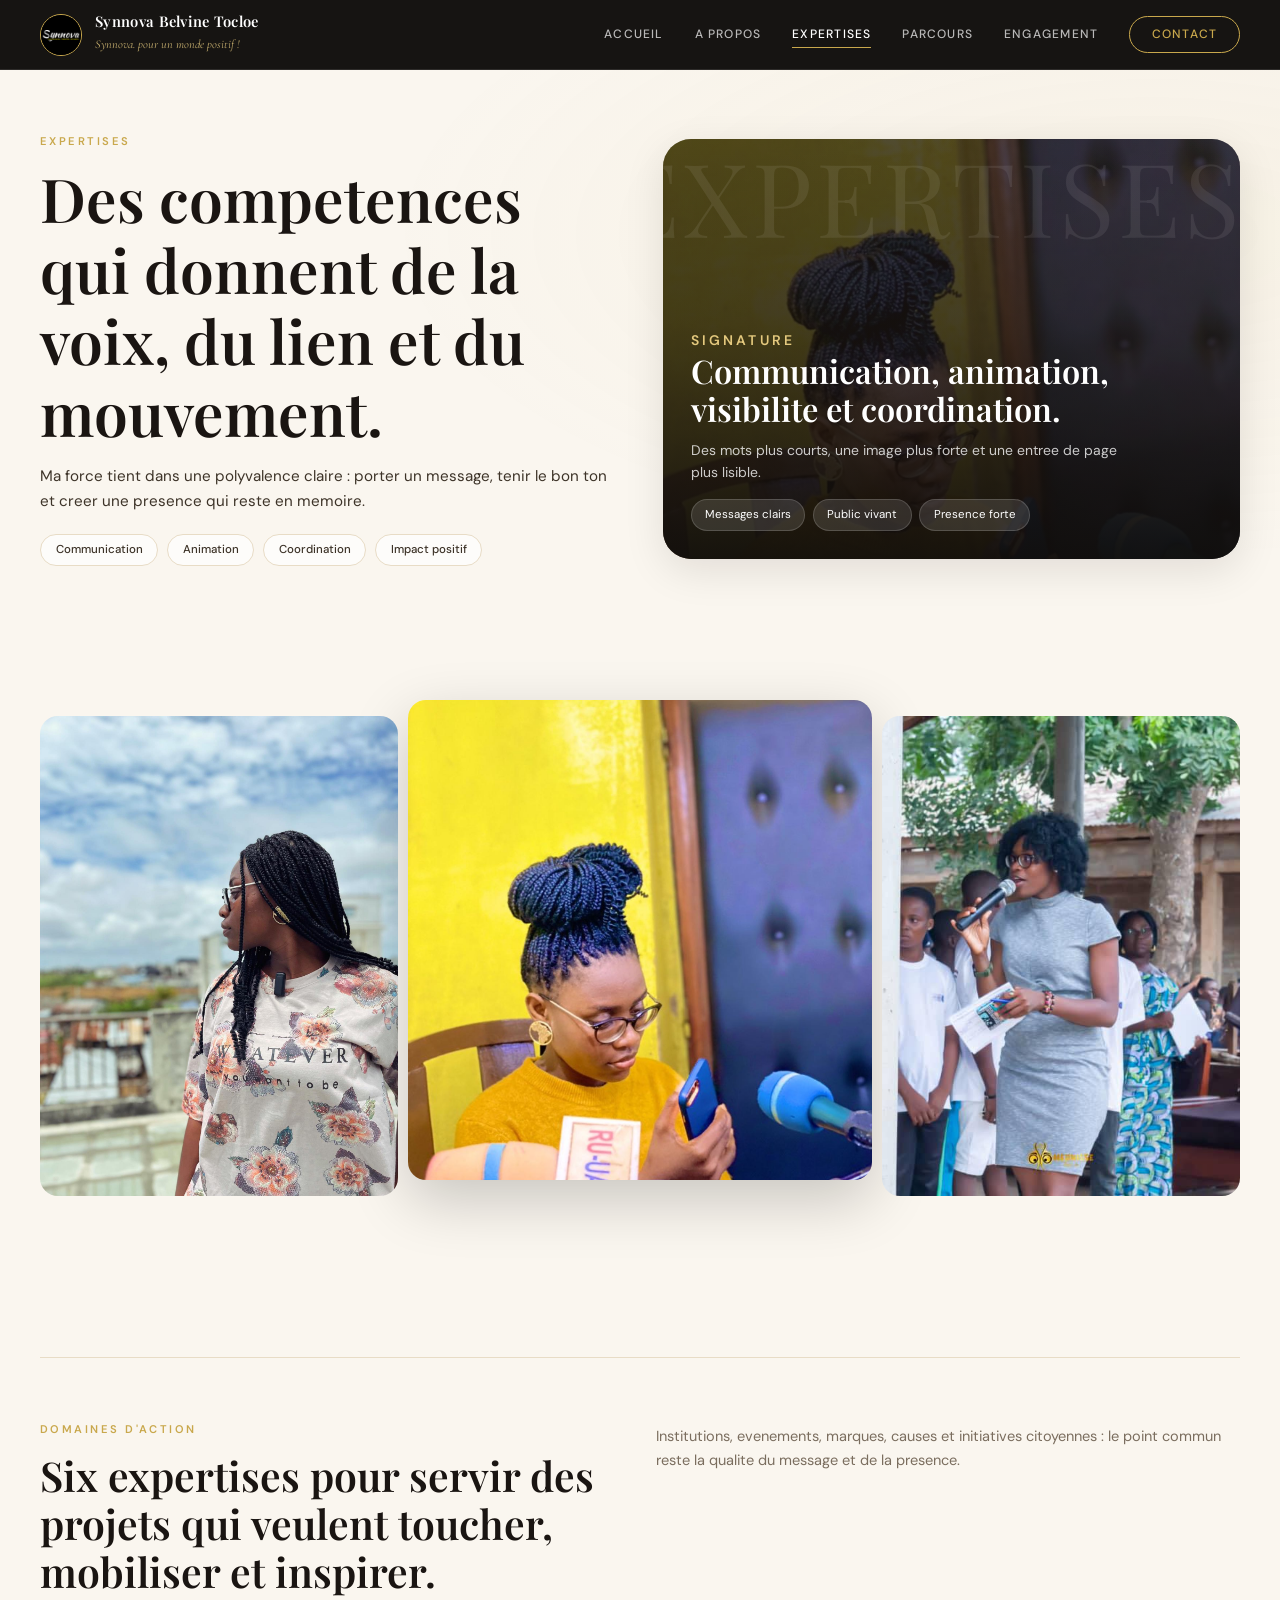
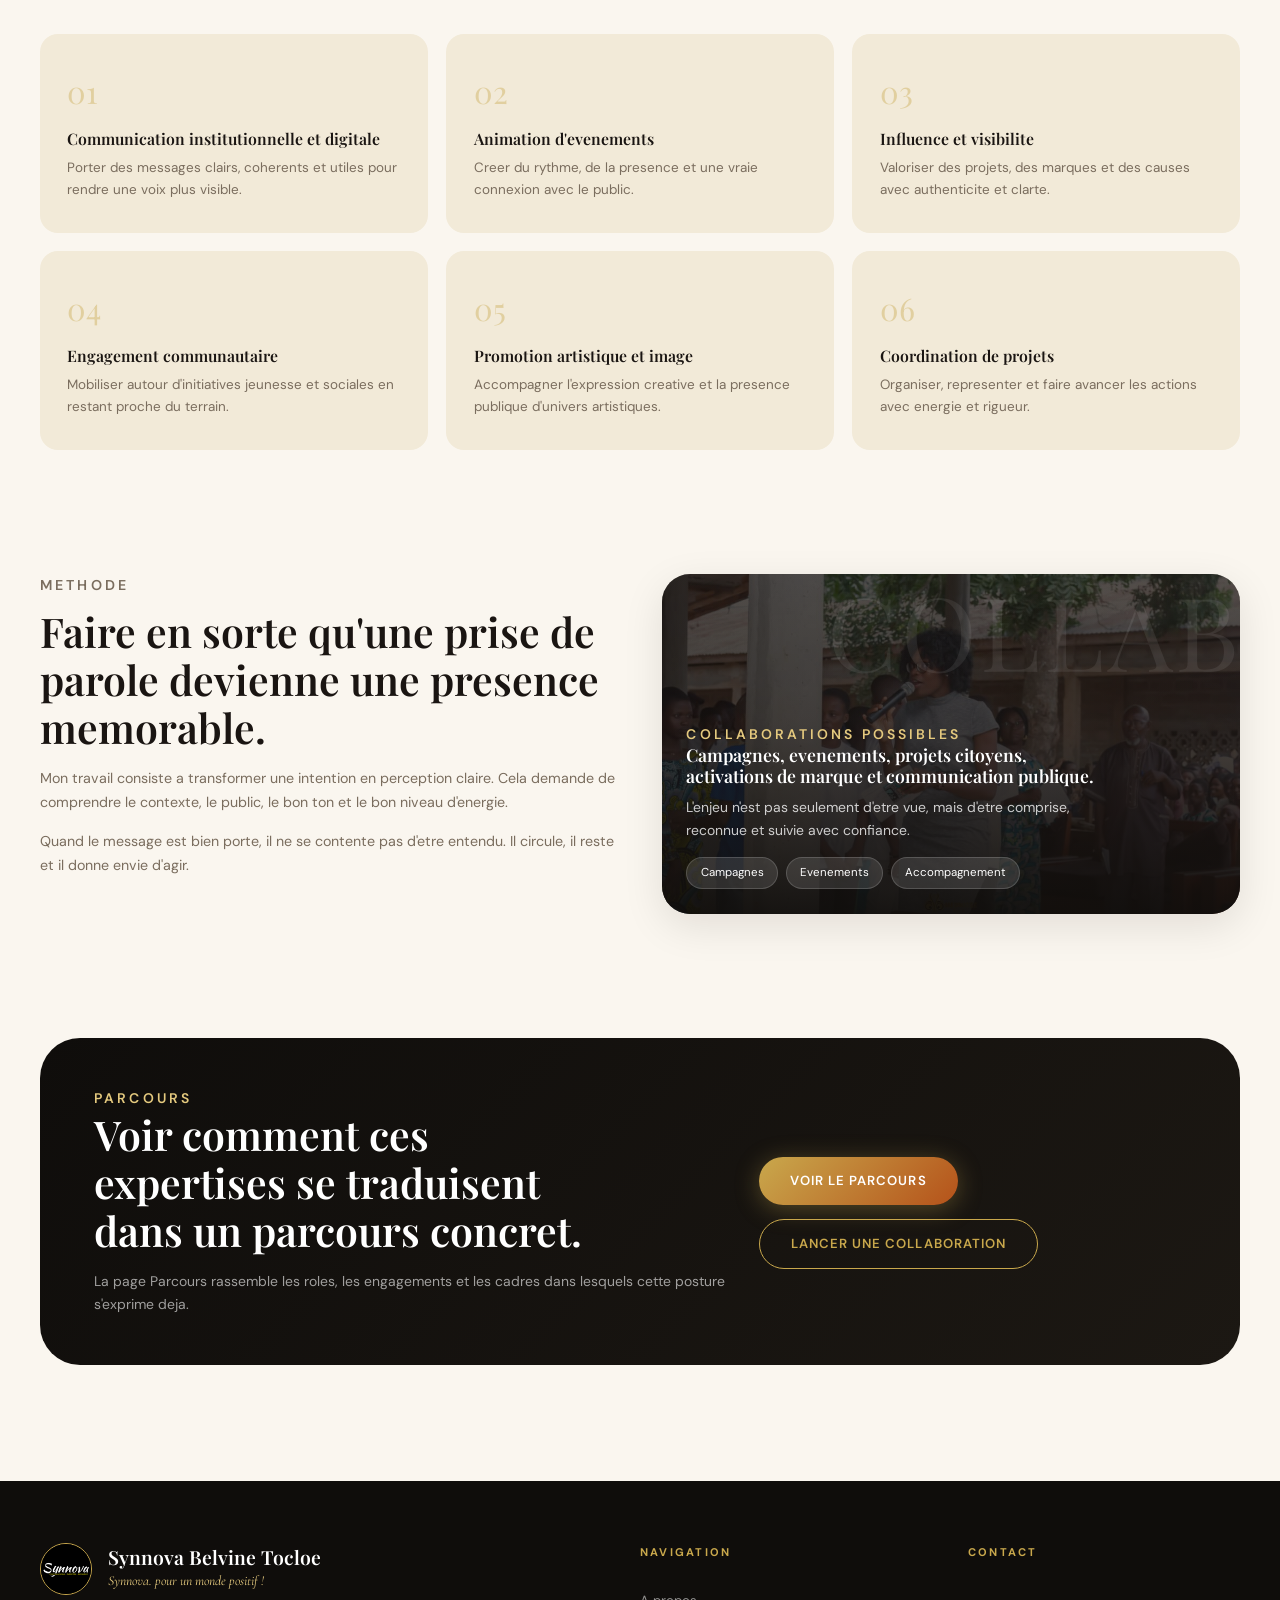
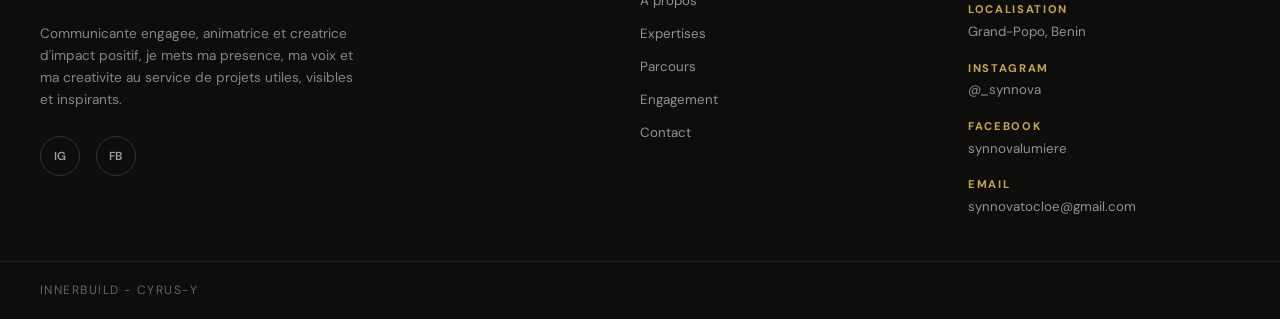
<file: expertises.html>
﻿<!doctype html>
<html lang="fr">
<head>
  <meta charset="UTF-8"/>
  <meta name="viewport" content="width=device-width,initial-scale=1.0"/>
  <title>Synnova Belvine Tocloe | Expertises</title>
  <meta name="description" content="Expertises de Synnova Belvine Tocloe : communication, animation, visibilite, coordination et engagement communautaire."/>
  <link rel="icon" type="image/jpeg" href="assets/img/logo.jpg"/>
  <link rel="preconnect" href="https://fonts.googleapis.com"/>
  <link rel="preconnect" href="https://fonts.gstatic.com" crossorigin/>
  <link href="https://fonts.googleapis.com/css2?family=Playfair+Display:ital,wght@0,400;0,600;0,700;1,400;1,600&family=DM+Sans:wght@300;400;500;600&family=Cormorant+Garamond:ital,wght@0,300;0,400;0,600;1,400;1,600&display=swap" rel="stylesheet"/>
  <link rel="stylesheet" href="assets/css/style.css"/>
  <script defer src="assets/js/main.js"></script>
</head>
<body data-page="expertises">
<header class="site-header" data-header><div class="container header-inner"><a class="brand" href="index.html" aria-label="Accueil"><img class="brand-logo" src="assets/img/logo.jpg" alt="Synnova Belvine Tocloe"/><span class="brand-copy"><strong>Synnova Belvine Tocloe</strong><em>Synnova. pour un monde positif !</em></span></a><button class="nav-toggle" type="button" aria-expanded="false" aria-controls="site-nav" data-nav-toggle><span></span><span></span><span></span><span class="sr-only">Menu</span></button><nav class="site-nav" id="site-nav" data-nav><a href="index.html" data-page-link="home">Accueil</a><a href="a-propos.html" data-page-link="about">A propos</a><a href="expertises.html" data-page-link="expertises">Expertises</a><a href="parcours.html" data-page-link="parcours">Parcours</a><a href="engagement.html" data-page-link="engagement">Engagement</a><a class="nav-cta" href="contact.html" data-page-link="contact">Contact</a></nav></div></header>
<main>
<section class="page-hero"><div class="container masthead-grid"><div class="hero-copy reveal"><p class="hero-mark">Expertises</p><h1>Des competences qui donnent de la voix, du lien et du mouvement.</h1><p class="lead">Ma force tient dans une polyvalence claire : porter un message, tenir le bon ton et creer une presence qui reste en memoire.</p><div class="chip-row"><span>Communication</span><span>Animation</span><span>Coordination</span><span>Impact positif</span></div></div><aside class="hero-watermark reveal" data-watermark="EXPERTISES"><img class="hero-watermark__image" src="assets/img/33.jpg" alt="Synnova Belvine Tocloe"/><div class="hero-watermark__content"><p class="card-kicker">Signature</p><h2>Communication, animation, visibilite et coordination.</h2><p>Des mots plus courts, une image plus forte et une entree de page plus lisible.</p><div class="hero-watermark__meta"><span>Messages clairs</span><span>Public vivant</span><span>Presence forte</span></div></div></aside></div></section>
<section class="section"><div class="container"><div class="trinity-gallery reveal"><figure><img src="assets/img/32.jpg" alt="Synnova Belvine Tocloe" loading="lazy"/><figcaption>Strategie</figcaption></figure><figure class="photo-center"><img src="assets/img/33.jpg" alt="Synnova Belvine Tocloe" loading="lazy"/><figcaption>Animation</figcaption></figure><figure><img src="assets/img/41.jpg" alt="Synnova Belvine Tocloe" loading="lazy"/><figcaption>Coordination</figcaption></figure></div></div></section>
<section class="section section--lined"><div class="container"><div class="section-head reveal"><div><p class="kicker">Domaines d'action</p><h2>Six expertises pour servir des projets qui veulent toucher, mobiliser et inspirer.</h2></div><p>Institutions, evenements, marques, causes et initiatives citoyennes : le point commun reste la qualite du message et de la presence.</p></div><div class="feature-grid"><article class="value-card reveal"><span>01</span><h3>Communication institutionnelle et digitale</h3><p>Porter des messages clairs, coherents et utiles pour rendre une voix plus visible.</p></article><article class="value-card reveal"><span>02</span><h3>Animation d'evenements</h3><p>Creer du rythme, de la presence et une vraie connexion avec le public.</p></article><article class="value-card reveal"><span>03</span><h3>Influence et visibilite</h3><p>Valoriser des projets, des marques et des causes avec authenticite et clarte.</p></article><article class="value-card reveal"><span>04</span><h3>Engagement communautaire</h3><p>Mobiliser autour d'initiatives jeunesse et sociales en restant proche du terrain.</p></article><article class="value-card reveal"><span>05</span><h3>Promotion artistique et image</h3><p>Accompagner l'expression creative et la presence publique d'univers artistiques.</p></article><article class="value-card reveal"><span>06</span><h3>Coordination de projets</h3><p>Organiser, representer et faire avancer les actions avec energie et rigueur.</p></article></div></div></section>
<section class="section"><div class="container section-grid section-grid--two"><div class="body-copy reveal"><p class="kicker">Methode</p><h2>Faire en sorte qu'une prise de parole devienne une presence memorable.</h2><p>Mon travail consiste a transformer une intention en perception claire. Cela demande de comprendre le contexte, le public, le bon ton et le bon niveau d'energie.</p><p>Quand le message est bien porte, il ne se contente pas d'etre entendu. Il circule, il reste et il donne envie d'agir.</p></div><aside class="side-visual-card reveal" data-watermark="COLLAB"><img class="side-visual-card__image" src="assets/img/41.jpg" alt="" loading="lazy"/><div class="side-visual-card__content"><p class="card-kicker">Collaborations possibles</p><h3>Campagnes, evenements, projets citoyens, activations de marque et communication publique.</h3><p>L'enjeu n'est pas seulement d'etre vue, mais d'etre comprise, reconnue et suivie avec confiance.</p><div class="side-visual-card__meta"><span>Campagnes</span><span>Evenements</span><span>Accompagnement</span></div></div></aside></div></section>
<section class="section"><div class="container reveal"><div class="page-cta"><div><p class="kicker">Parcours</p><h2>Voir comment ces expertises se traduisent dans un parcours concret.</h2><p>La page Parcours rassemble les roles, les engagements et les cadres dans lesquels cette posture s'exprime deja.</p></div><div class="actions"><a class="btn-primary" href="parcours.html">Voir le parcours</a><a class="btn-ghost-gold btn-ghost" href="contact.html">Lancer une collaboration</a></div></div></div></section>
</main>
<footer class="site-footer"><div class="footer-top"><div class="container footer-grid"><div class="footer-brand-block"><div class="footer-logo"><img src="assets/img/logo.jpg" alt="Synnova Belvine Tocloe"/><div><div class="footer-logo-name">Synnova Belvine Tocloe</div><div class="footer-logo-tagline">Synnova. pour un monde positif !</div></div></div><p>Communicante engagee, animatrice et creatrice d'impact positif, je mets ma presence, ma voix et ma creativite au service de projets utiles, visibles et inspirants.</p><div class="footer-social"><a class="footer-social-link" href="https://www.instagram.com/_synnova" target="_blank" rel="noreferrer">IG</a><a class="footer-social-link" href="https://www.facebook.com/synnovalumiere" target="_blank" rel="noreferrer">FB</a></div></div><nav class="footer-nav-col"><h4>Navigation</h4><a href="a-propos.html">A propos</a><a href="expertises.html">Expertises</a><a href="parcours.html">Parcours</a><a href="engagement.html">Engagement</a><a href="contact.html">Contact</a></nav><div class="footer-contact-col"><h4 style="font-size:0.72rem;font-weight:700;letter-spacing:0.2em;text-transform:uppercase;color:var(--gold);margin:0 0 1.5rem;">Contact</h4><div class="footer-contact-item"><strong>Localisation</strong><span>Grand-Popo, Benin</span></div><div class="footer-contact-item"><strong>Instagram</strong><a href="https://www.instagram.com/_synnova" target="_blank" rel="noreferrer">@_synnova</a></div><div class="footer-contact-item"><strong>Facebook</strong><a href="https://www.facebook.com/synnovalumiere" target="_blank" rel="noreferrer">synnovalumiere</a></div><div class="footer-contact-item"><strong>Email</strong><a href="mailto:synnovatocloe@gmail.com">synnovatocloe@gmail.com</a></div></div></div></div><div class="container footer-bottom-bar"><p class="footer-note">Innerbuild - Cyrus-y</p></div></footer>
</body>
</html>
</file>
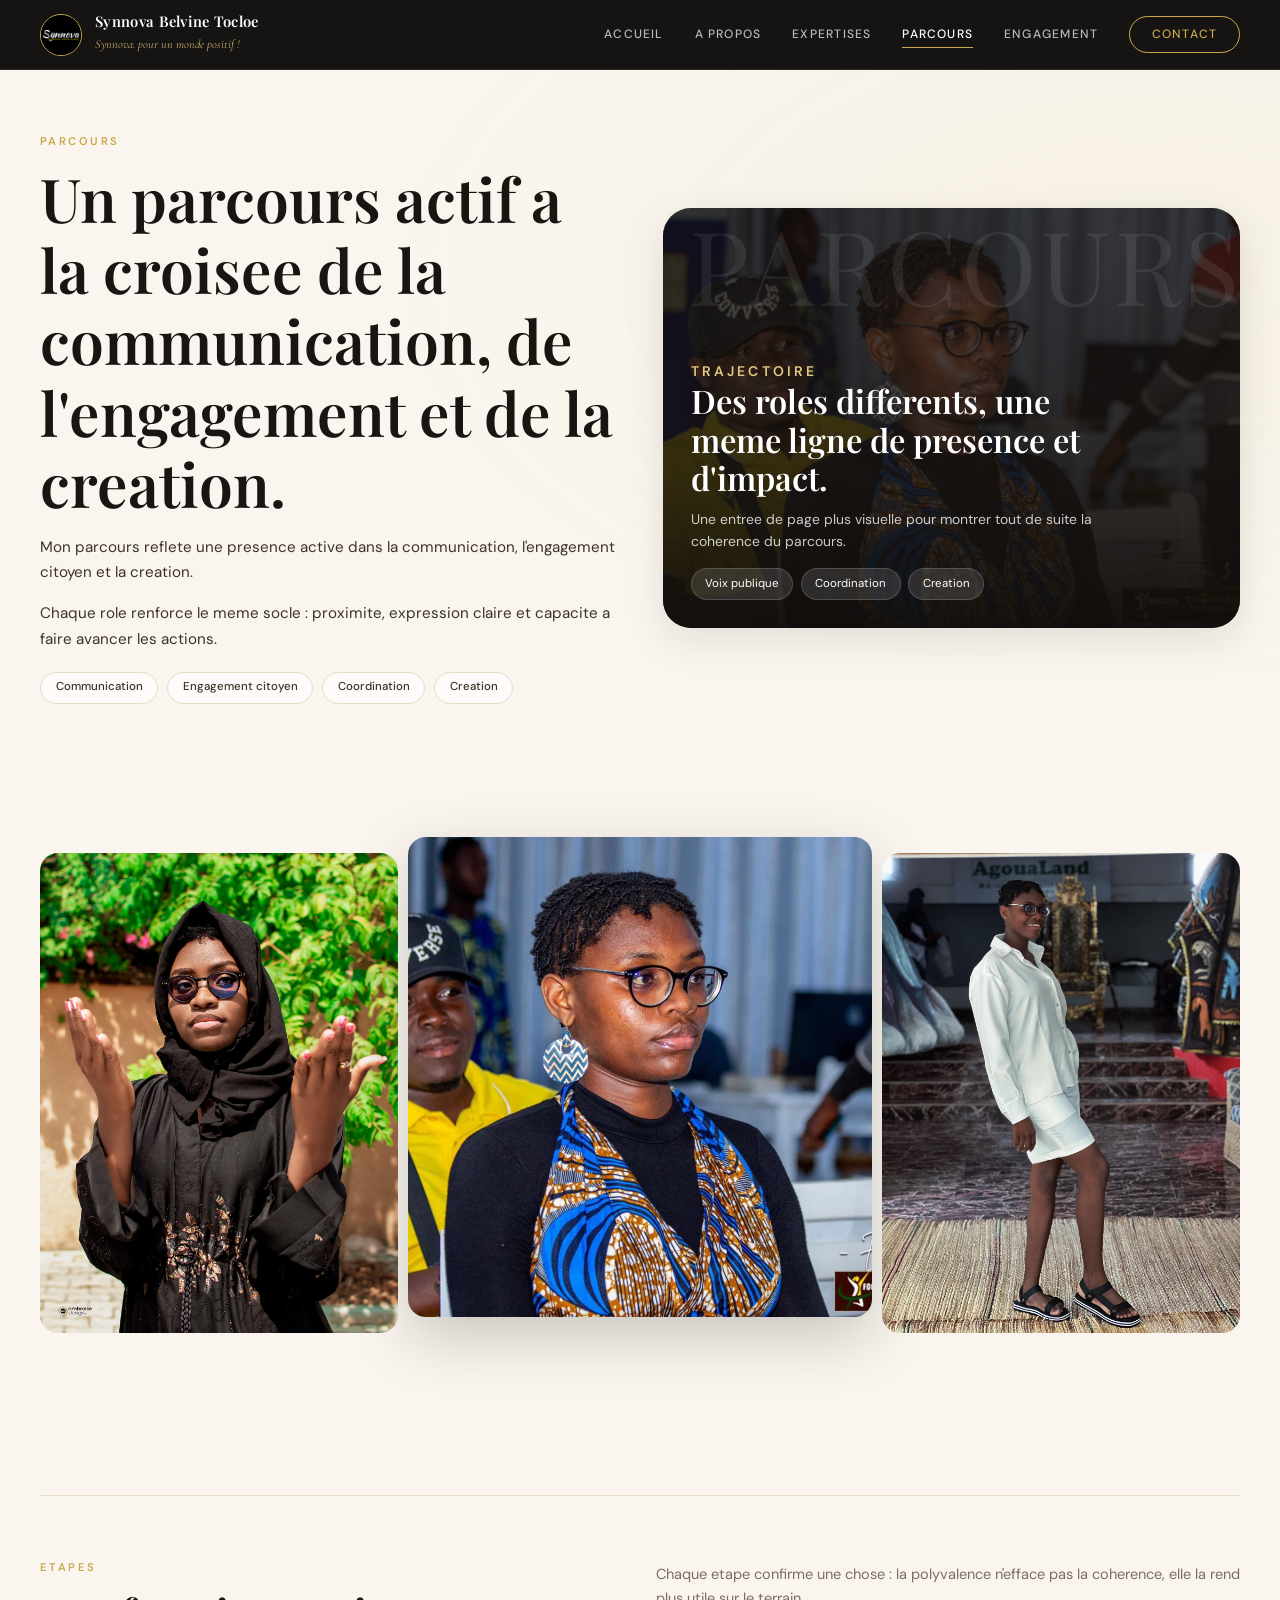
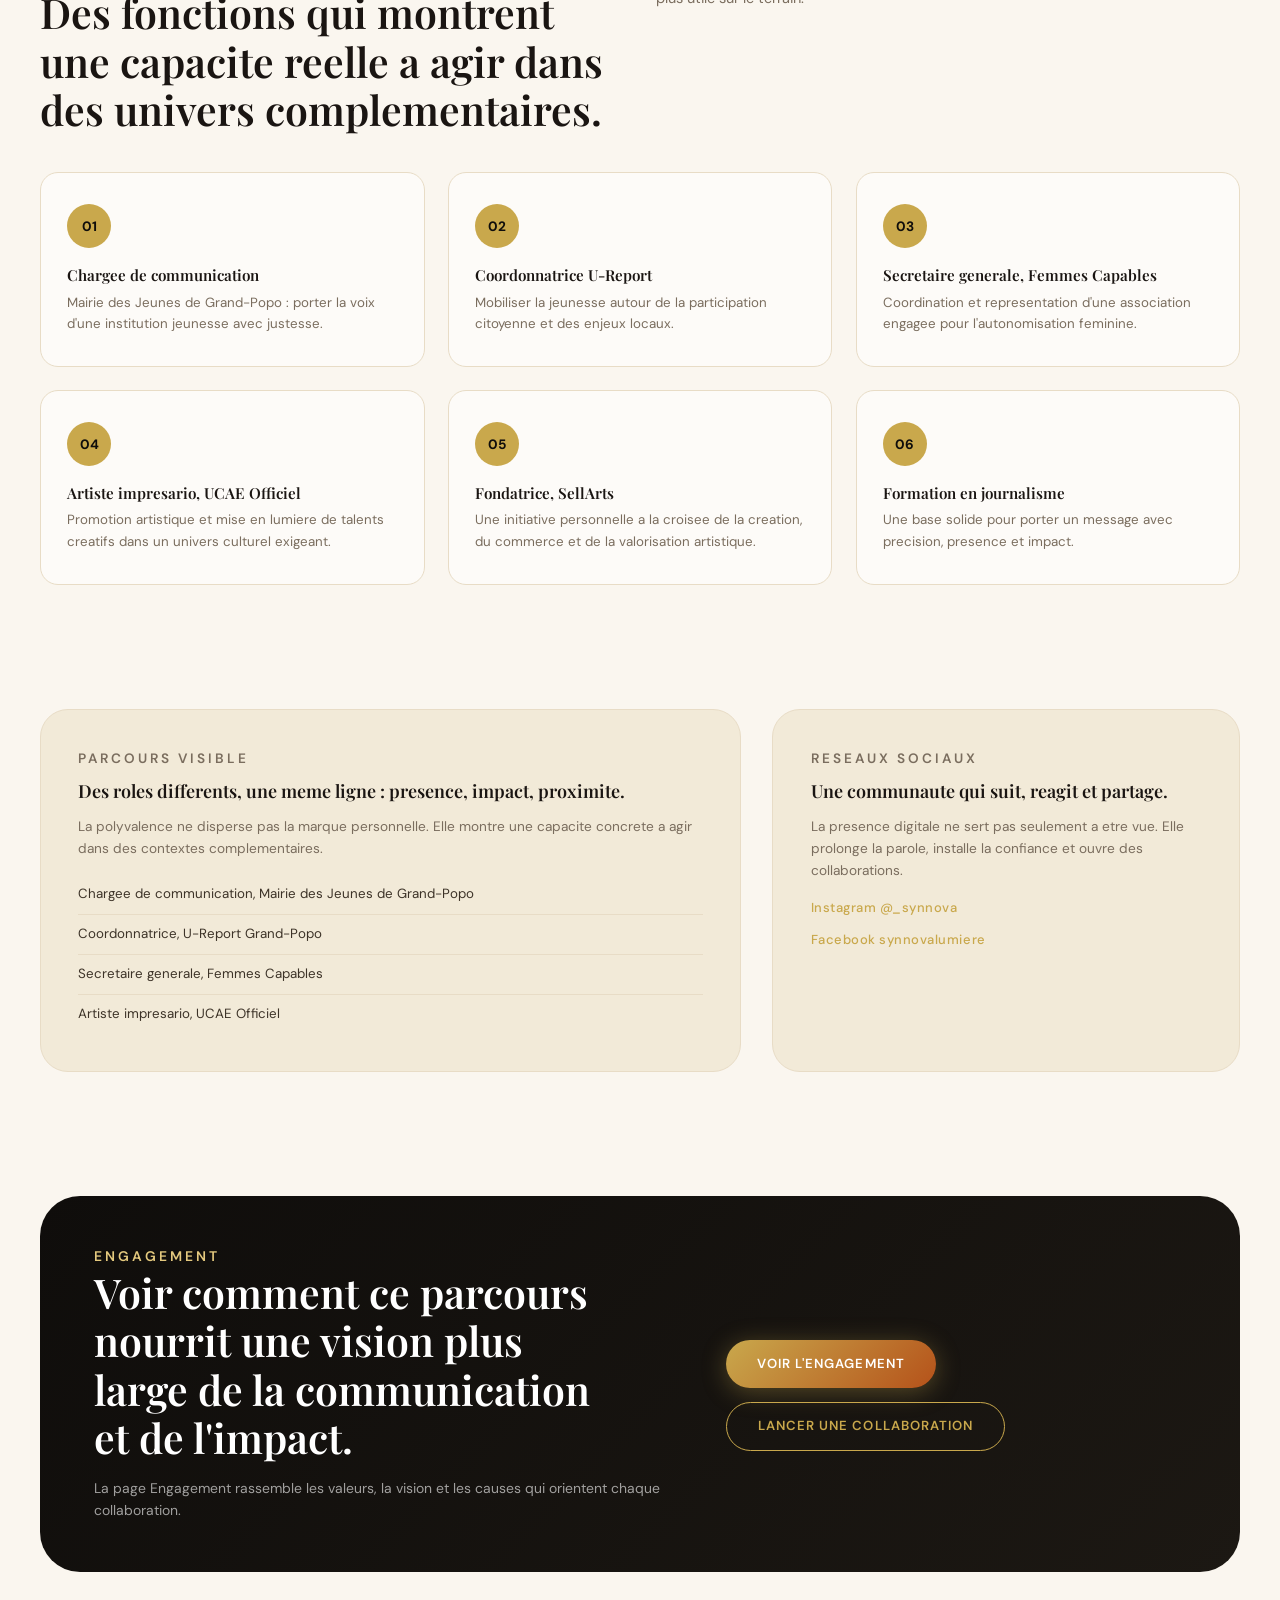
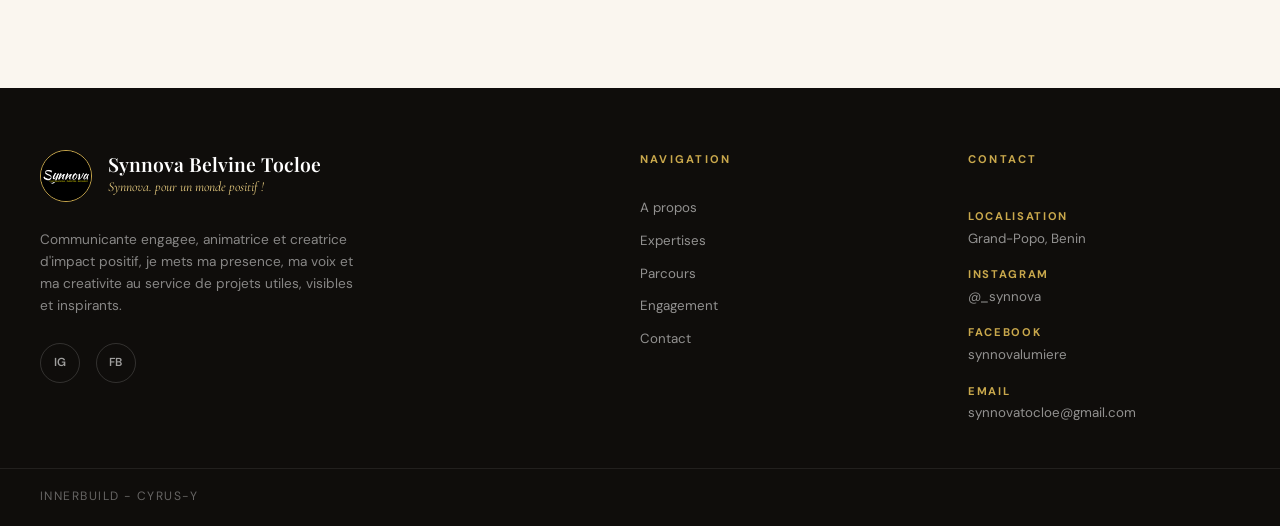
<file: parcours.html>
﻿<!doctype html>
<html lang="fr"><head><meta charset="UTF-8"/><meta name="viewport" content="width=device-width,initial-scale=1.0"/><title>Synnova Belvine Tocloe | Parcours</title><meta name="description" content="Parcours de Synnova Belvine Tocloe entre communication, engagement citoyen, coordination et creation."/><link rel="icon" type="image/jpeg" href="assets/img/logo.jpg"/><link rel="preconnect" href="https://fonts.googleapis.com"/><link rel="preconnect" href="https://fonts.gstatic.com" crossorigin/><link href="https://fonts.googleapis.com/css2?family=Playfair+Display:ital,wght@0,400;0,600;0,700;1,400;1,600&family=DM+Sans:wght@300;400;500;600&family=Cormorant+Garamond:ital,wght@0,300;0,400;0,600;1,400;1,600&display=swap" rel="stylesheet"/><link rel="stylesheet" href="assets/css/style.css"/><script defer src="assets/js/main.js"></script></head><body data-page="parcours"><header class="site-header" data-header><div class="container header-inner"><a class="brand" href="index.html" aria-label="Accueil"><img class="brand-logo" src="assets/img/logo.jpg" alt="Synnova Belvine Tocloe"/><span class="brand-copy"><strong>Synnova Belvine Tocloe</strong><em>Synnova. pour un monde positif !</em></span></a><button class="nav-toggle" type="button" aria-expanded="false" aria-controls="site-nav" data-nav-toggle><span></span><span></span><span></span><span class="sr-only">Menu</span></button><nav class="site-nav" id="site-nav" data-nav><a href="index.html" data-page-link="home">Accueil</a><a href="a-propos.html" data-page-link="about">A propos</a><a href="expertises.html" data-page-link="expertises">Expertises</a><a href="parcours.html" data-page-link="parcours">Parcours</a><a href="engagement.html" data-page-link="engagement">Engagement</a><a class="nav-cta" href="contact.html" data-page-link="contact">Contact</a></nav></div></header><main><section class="page-hero"><div class="container masthead-grid"><div class="hero-copy reveal"><p class="hero-mark">Parcours</p><h1>Un parcours actif a la croisee de la communication, de l'engagement et de la creation.</h1><p class="lead">Mon parcours reflete une presence active dans la communication, l'engagement citoyen et la creation.</p><p class="lead">Chaque role renforce le meme socle : proximite, expression claire et capacite a faire avancer les actions.</p><div class="chip-row"><span>Communication</span><span>Engagement citoyen</span><span>Coordination</span><span>Creation</span></div></div><aside class="hero-watermark reveal" data-watermark="PARCOURS"><img class="hero-watermark__image" src="assets/img/43.jpg" alt="Synnova Belvine Tocloe"/><div class="hero-watermark__content"><p class="card-kicker">Trajectoire</p><h2>Des roles differents, une meme ligne de presence et d'impact.</h2><p>Une entree de page plus visuelle pour montrer tout de suite la coherence du parcours.</p><div class="hero-watermark__meta"><span>Voix publique</span><span>Coordination</span><span>Creation</span></div></div></aside></div></section><section class="section"><div class="container"><div class="trinity-gallery reveal"><figure><img src="assets/img/42.jpg" alt="Synnova Belvine Tocloe" loading="lazy"/><figcaption>Roles</figcaption></figure><figure class="photo-center"><img src="assets/img/43.jpg" alt="Synnova Belvine Tocloe" loading="lazy"/><figcaption>Engagements</figcaption></figure><figure><img src="assets/img/46.jpg" alt="Synnova Belvine Tocloe" loading="lazy"/><figcaption>Impact</figcaption></figure></div></div></section><section class="section section--lined"><div class="container"><div class="section-head reveal"><div><p class="kicker">Etapes</p><h2>Des fonctions qui montrent une capacite reelle a agir dans des univers complementaires.</h2></div><p>Chaque etape confirme une chose : la polyvalence n'efface pas la coherence, elle la rend plus utile sur le terrain.</p></div><div class="timeline"><article class="timeline-card reveal"><span class="timeline-year">01</span><h3>Chargee de communication</h3><p>Mairie des Jeunes de Grand-Popo : porter la voix d'une institution jeunesse avec justesse.</p></article><article class="timeline-card reveal"><span class="timeline-year">02</span><h3>Coordonnatrice U-Report</h3><p>Mobiliser la jeunesse autour de la participation citoyenne et des enjeux locaux.</p></article><article class="timeline-card reveal"><span class="timeline-year">03</span><h3>Secretaire generale, Femmes Capables</h3><p>Coordination et representation d'une association engagee pour l'autonomisation feminine.</p></article><article class="timeline-card reveal"><span class="timeline-year">04</span><h3>Artiste impresario, UCAE Officiel</h3><p>Promotion artistique et mise en lumiere de talents creatifs dans un univers culturel exigeant.</p></article><article class="timeline-card reveal"><span class="timeline-year">05</span><h3>Fondatrice, SellArts</h3><p>Une initiative personnelle a la croisee de la creation, du commerce et de la valorisation artistique.</p></article><article class="timeline-card reveal"><span class="timeline-year">06</span><h3>Formation en journalisme</h3><p>Une base solide pour porter un message avec precision, presence et impact.</p></article></div></div></section><section class="section"><div class="container highlight-strip highlight-strip--wide"><article class="bio-card reveal"><p class="card-kicker">Parcours visible</p><h3>Des roles differents, une meme ligne : presence, impact, proximite.</h3><p>La polyvalence ne disperse pas la marque personnelle. Elle montre une capacite concrete a agir dans des contextes complementaires.</p><ul class="role-list"><li>Chargee de communication, Mairie des Jeunes de Grand-Popo</li><li>Coordonnatrice, U-Report Grand-Popo</li><li>Secretaire generale, Femmes Capables</li><li>Artiste impresario, UCAE Officiel</li></ul></article><article class="bio-card reveal"><p class="card-kicker">Reseaux sociaux</p><h3>Une communaute qui suit, reagit et partage.</h3><p>La presence digitale ne sert pas seulement a etre vue. Elle prolonge la parole, installe la confiance et ouvre des collaborations.</p><div class="social-rail"><a href="https://www.instagram.com/_synnova" target="_blank" rel="noreferrer">Instagram @_synnova</a><a href="https://www.facebook.com/synnovalumiere" target="_blank" rel="noreferrer">Facebook synnovalumiere</a></div></article></div></section><section class="section"><div class="container reveal"><div class="page-cta"><div><p class="kicker">Engagement</p><h2>Voir comment ce parcours nourrit une vision plus large de la communication et de l'impact.</h2><p>La page Engagement rassemble les valeurs, la vision et les causes qui orientent chaque collaboration.</p></div><div class="actions"><a class="btn-primary" href="engagement.html">Voir l'engagement</a><a class="btn-ghost-gold btn-ghost" href="contact.html">Lancer une collaboration</a></div></div></div></section></main><footer class="site-footer"><div class="footer-top"><div class="container footer-grid"><div class="footer-brand-block"><div class="footer-logo"><img src="assets/img/logo.jpg" alt="Synnova Belvine Tocloe"/><div><div class="footer-logo-name">Synnova Belvine Tocloe</div><div class="footer-logo-tagline">Synnova. pour un monde positif !</div></div></div><p>Communicante engagee, animatrice et creatrice d'impact positif, je mets ma presence, ma voix et ma creativite au service de projets utiles, visibles et inspirants.</p><div class="footer-social"><a class="footer-social-link" href="https://www.instagram.com/_synnova" target="_blank" rel="noreferrer">IG</a><a class="footer-social-link" href="https://www.facebook.com/synnovalumiere" target="_blank" rel="noreferrer">FB</a></div></div><nav class="footer-nav-col"><h4>Navigation</h4><a href="a-propos.html">A propos</a><a href="expertises.html">Expertises</a><a href="parcours.html">Parcours</a><a href="engagement.html">Engagement</a><a href="contact.html">Contact</a></nav><div class="footer-contact-col"><h4 style="font-size:0.72rem;font-weight:700;letter-spacing:0.2em;text-transform:uppercase;color:var(--gold);margin:0 0 1.5rem;">Contact</h4><div class="footer-contact-item"><strong>Localisation</strong><span>Grand-Popo, Benin</span></div><div class="footer-contact-item"><strong>Instagram</strong><a href="https://www.instagram.com/_synnova" target="_blank" rel="noreferrer">@_synnova</a></div><div class="footer-contact-item"><strong>Facebook</strong><a href="https://www.facebook.com/synnovalumiere" target="_blank" rel="noreferrer">synnovalumiere</a></div><div class="footer-contact-item"><strong>Email</strong><a href="mailto:synnovatocloe@gmail.com">synnovatocloe@gmail.com</a></div></div></div></div><div class="container footer-bottom-bar"><p class="footer-note">Innerbuild - Cyrus-y</p></div></footer></body></html>
</file>
<file: assets/css/style.css>
@import url('https://fonts.googleapis.com/css2?family=Playfair+Display:ital,wght@0,400;0,600;0,700;1,400;1,600&family=DM+Sans:wght@300;400;500;600&family=Cormorant+Garamond:ital,wght@0,300;0,400;0,600;1,400;1,600&display=swap');

:root {
  --gold:#c9a84c;--gold-light:#e4c97e;--cream:#faf6ef;--warm:#f2ead8;
  --warm-mid:#e8dcc6;--ink:#1a1512;--ink-soft:#3d3328;--muted:#7a6d5e;
  --dark-bg:#0f0d0b;--dark-mid:#1c1813;--dark-panel:#231f19;
  --accent:#b5521a;--line:rgba(201,168,76,0.22);--line-dark:rgba(255,255,255,0.1);
  --container:min(1200px,calc(100vw - 2rem));
  --radius-xl:40px;--radius-lg:28px;--radius-md:18px;--radius-sm:12px;
  --shadow:0 32px 80px rgba(15,10,5,0.18);--shadow-sm:0 12px 40px rgba(15,10,5,0.1);
  --header-h:70px;
}
*,*::before,*::after{box-sizing:border-box}
html{scroll-behavior:smooth;font-size:15.5px}
body{margin:0;font-family:'DM Sans',sans-serif;color:var(--ink);background:var(--cream);line-height:1.65;padding-top:var(--header-h)}
img{display:block;max-width:100%;height:auto}
a{color:inherit;text-decoration:none}
button,input,textarea,select{font:inherit}
button{border:0;background:none;cursor:pointer}
.sr-only{position:absolute;width:1px;height:1px;padding:0;margin:-1px;overflow:hidden;clip:rect(0,0,0,0);white-space:nowrap;border:0}
.container{width:var(--container);margin:0 auto}
.section{padding:4rem 0}
h1,h2,h3{font-family:'Playfair Display','Cormorant Garamond',serif;font-weight:600;line-height:1.18;margin:0 0 1rem}
h1{font-size:clamp(2.25rem,4.8vw,3.9rem)}
h2{font-size:clamp(1.65rem,3.2vw,2.65rem)}
h3{font-size:clamp(1.12rem,1.9vw,1.6rem)}
p{margin:0 0 1rem}
.kicker,.hero-mark,.card-kicker{display:block;font-family:'DM Sans',sans-serif;font-size:0.72rem;font-weight:600;letter-spacing:0.22em;text-transform:uppercase;color:var(--gold);margin-bottom:0.8rem}
.lead{font-size:0.98rem;color:var(--ink-soft);line-height:1.68;margin-bottom:1rem}

/* HEADER - daizycrystal dark fixed */
.site-header{position:fixed;top:0;left:0;right:0;z-index:1000;height:var(--header-h);background:rgba(15,13,11,0.97);backdrop-filter:blur(16px) saturate(1.4);-webkit-backdrop-filter:blur(16px);border-bottom:1px solid var(--line-dark);transition:background 0.35s,box-shadow 0.35s}
.site-header.scrolled{background:rgba(8,6,4,0.99);box-shadow:0 4px 40px rgba(0,0,0,0.5)}
.header-inner{display:flex;align-items:center;justify-content:space-between;height:100%;gap:2rem}
.brand{display:flex;align-items:center;gap:0.85rem;flex-shrink:0}
.brand-logo{width:42px;height:42px;border-radius:50%;object-fit:cover;border:1.5px solid var(--gold)}
.brand-copy strong{display:block;font-family:'Playfair Display',serif;font-size:0.95rem;font-weight:600;color:#fff;letter-spacing:0.02em;line-height:1.2}
.brand-copy em{font-style:italic;font-family:'Cormorant Garamond',serif;font-size:0.78rem;color:var(--gold-light);opacity:0.85}
.site-nav{display:flex;align-items:center;gap:2rem}
.site-nav a{font-size:0.78rem;font-weight:500;letter-spacing:0.1em;text-transform:uppercase;color:rgba(255,255,255,0.7);transition:color 0.2s;position:relative}
.site-nav a::after{content:'';position:absolute;bottom:-4px;left:0;width:0;height:1px;background:var(--gold);transition:width 0.3s}
.site-nav a:hover,.site-nav a.active{color:#fff}
.site-nav a:hover::after,.site-nav a.active::after{width:100%}
.nav-cta{padding:0.5rem 1.4rem;border:1px solid var(--gold);border-radius:100px;color:var(--gold)!important;transition:background 0.25s,color 0.25s!important}
.nav-cta::after{display:none!important}
.nav-cta:hover{background:var(--gold)!important;color:var(--dark-bg)!important}
.nav-toggle{display:none;flex-direction:column;gap:5px;padding:8px}
.nav-toggle span{display:block;width:22px;height:2px;background:rgba(255,255,255,0.85);border-radius:2px;transition:transform 0.3s,opacity 0.3s}
.nav-toggle[aria-expanded='true'] span:nth-child(1){transform:translateY(7px) rotate(45deg)}
.nav-toggle[aria-expanded='true'] span:nth-child(2){opacity:0}
.nav-toggle[aria-expanded='true'] span:nth-child(3){transform:translateY(-7px) rotate(-45deg)}

/* BUTTONS - ui-layouts inspired */
.actions{display:flex;flex-wrap:wrap;gap:0.9rem;margin-top:1.5rem}
.btn-primary{position:relative;display:inline-flex;align-items:center;gap:0.5rem;padding:0.85rem 2rem;border-radius:100px;background:linear-gradient(135deg,var(--gold) 0%,var(--accent) 100%);color:#fff;font-size:0.85rem;font-weight:600;letter-spacing:0.08em;text-transform:uppercase;overflow:hidden;transition:transform 0.2s,box-shadow 0.2s;box-shadow:0 4px 24px rgba(201,168,76,0.35)}
.btn-primary::before{content:'';position:absolute;top:0;left:-100%;width:60%;height:100%;background:linear-gradient(90deg,transparent,rgba(255,255,255,0.3),transparent);transition:left 0.5s ease}
.btn-primary:hover::before{left:140%}
.btn-primary:hover{transform:translateY(-2px);box-shadow:0 8px 32px rgba(201,168,76,0.5)}
.btn-ghost{position:relative;display:inline-flex;align-items:center;gap:0.5rem;padding:0.83rem 2rem;border-radius:100px;border:1.5px solid var(--ink);color:var(--ink);font-size:0.85rem;font-weight:600;letter-spacing:0.08em;text-transform:uppercase;overflow:hidden;transition:color 0.3s;z-index:0}
.btn-ghost::before{content:'';position:absolute;inset:0;background:var(--ink);transform:scaleX(0);transform-origin:right;transition:transform 0.35s ease;z-index:-1}
.btn-ghost:hover{color:#fff}
.btn-ghost:hover::before{transform:scaleX(1);transform-origin:left}
.btn-ghost-gold{border-color:var(--gold);color:var(--gold)}
.btn-ghost-gold::before{background:var(--gold)}
.btn-ghost-gold:hover{color:var(--dark-bg)}
.btn-arrow{display:inline-flex;align-items:center;gap:0.75rem;font-size:0.88rem;font-weight:600;letter-spacing:0.06em;text-transform:uppercase;color:var(--gold);transition:gap 0.3s}
.btn-arrow svg{width:18px;height:18px;transition:transform 0.3s}
.btn-arrow:hover{gap:1.1rem}
.btn-arrow:hover svg{transform:translateX(4px)}

/* HOME HERO */
.page-hero--home{min-height:calc(100vh - var(--header-h));display:flex;align-items:center;padding:3rem 0;background:radial-gradient(ellipse 70% 60% at 80% 40%,rgba(201,168,76,0.09),transparent),radial-gradient(ellipse 50% 50% at 20% 80%,rgba(181,82,26,0.07),transparent),var(--cream);position:relative;overflow:hidden}
.page-hero--home::before{content:'';position:absolute;inset:0;background:url("data:image/svg+xml,%3Csvg xmlns='http://www.w3.org/2000/svg' width='60' height='60'%3E%3Ccircle cx='1' cy='1' r='1' fill='rgba(201,168,76,0.07)'/%3E%3C/svg%3E");pointer-events:none}
.home-hero-shell{display:grid;grid-template-columns:1fr 1fr;gap:3rem;align-items:center}
.hero-editorial-title{font-size:clamp(2.6rem,5.6vw,4.35rem);line-height:1.05;margin-bottom:1.1rem}
.hero-editorial-title span{display:block;font-weight:400;color:var(--ink-soft)}
.hero-editorial-title strong{display:block;color:var(--ink)}
.hero-editorial-title strong span{color:var(--gold)}
.hero-editorial-subtitle{font-size:0.98rem;color:var(--muted);max-width:430px;margin-bottom:1.4rem;line-height:1.66}

/* 3-PHOTO HERO - daienefelix inspired */
.home-hero-visual{position:relative;height:540px}
.hero-photo-trio{display:grid;grid-template-columns:1.6fr 1fr;grid-template-rows:1fr 1fr;gap:12px;height:100%}
.hero-photo-trio .photo-main{grid-row:1 / 3;border-radius:var(--radius-lg);overflow:hidden;position:relative}
.hero-photo-trio .photo-top,.hero-photo-trio .photo-bottom{border-radius:var(--radius-md);overflow:hidden;position:relative}
.hero-photo-trio figure{margin:0;height:100%}
.hero-photo-trio img{width:100%;height:100%;object-fit:cover;transition:transform 0.7s ease}
.hero-photo-trio figure:hover img{transform:scale(1.04)}
.hero-photo-trio .photo-main::before{content:'';position:absolute;inset:-3px;border-radius:calc(var(--radius-lg) + 3px);background:linear-gradient(135deg,var(--gold),transparent 60%);z-index:-1}

/* GENERIC PAGE HERO */
.page-hero{padding:4rem 0 3.25rem;background:radial-gradient(ellipse 60% 60% at 90% 30%,rgba(201,168,76,0.07),transparent),var(--cream)}
.masthead-grid{display:grid;grid-template-columns:1fr 1fr;gap:3rem;align-items:center}

/* TRINITY GALLERY - daienefelix 3-photo */
.trinity-gallery{display:grid;grid-template-columns:1fr 1.3fr 1fr;gap:10px;height:480px;margin:2.4rem 0}
.trinity-gallery figure{margin:0;border-radius:var(--radius-md);overflow:hidden;position:relative}
.trinity-gallery img{width:100%;height:100%;object-fit:cover;transition:transform 0.6s ease}
.trinity-gallery figure:hover img{transform:scale(1.05)}
.trinity-gallery figcaption{position:absolute;bottom:0;left:0;right:0;padding:1.6rem 1.3rem 1.2rem;background:linear-gradient(to top,rgba(15,13,11,0.7),transparent);color:#fff;font-size:0.76rem;letter-spacing:0.12em;text-transform:uppercase;opacity:0;transform:translateY(8px);transition:opacity 0.35s,transform 0.35s}
.trinity-gallery figure:hover figcaption{opacity:1;transform:translateY(0)}
.trinity-gallery .photo-center{transform:translateY(-16px);box-shadow:0 20px 60px rgba(0,0,0,0.2)}

/* PHOTO WALL */
.photo-wall{display:grid;grid-template-columns:repeat(4,1fr);grid-auto-rows:220px;gap:12px;margin-top:3rem}
.photo-wall__item{margin:0;border-radius:var(--radius-md);overflow:hidden}
.photo-wall__item img{width:100%;height:100%;object-fit:cover;transition:transform 0.6s ease}
.photo-wall__item:hover img{transform:scale(1.06)}
.photo-wall__item--feature{grid-column:span 2;grid-row:span 2}
.photo-wall__item--wide{grid-column:span 2}
.photo-wall__item--tall{grid-row:span 2}

/* FIVE PHOTOS GRID */
.photo-five-grid{display:grid;grid-template-columns:1.45fr 1fr 1fr;grid-auto-rows:240px;gap:12px;margin-top:2.5rem}
.photo-five-grid__item{position:relative;margin:0;border-radius:var(--radius-md);overflow:hidden;background:var(--dark-bg)}
.photo-five-grid__item img{width:100%;height:100%;object-fit:cover;transition:transform 0.6s ease}
.photo-five-grid__item:hover img{transform:scale(1.04)}
.photo-five-grid__item::after{content:'';position:absolute;inset:0;background:linear-gradient(180deg,rgba(15,13,11,0.08) 0%,rgba(15,13,11,0.08) 45%,rgba(15,13,11,0.74) 100%)}
.photo-five-grid__item figcaption{position:absolute;left:1rem;bottom:0.95rem;z-index:2;color:#fff;font-size:0.74rem;font-weight:600;letter-spacing:0.16em;text-transform:uppercase}
.photo-five-grid__item--feature{grid-row:span 2}

/* IDENTITY BAND */
.intro-slab{background:var(--warm);border-top:1px solid var(--warm-mid);border-bottom:1px solid var(--warm-mid);padding:2.8rem 0}
.identity-band{display:grid;grid-template-columns:repeat(4,1fr);gap:0}
.identity-card{padding:1.6rem 2rem 1.6rem 0;border-right:1px solid rgba(201,168,76,0.2)}
.identity-card:last-child{border-right:none;padding-right:0;padding-left:2rem}
.identity-card:not(:first-child){padding-left:2rem}
.identity-card:first-child{padding-left:0}
.identity-card h3{font-size:0.98rem;font-weight:600;margin-bottom:0.45rem}
.identity-card p{font-size:0.86rem;color:var(--muted);margin:0;line-height:1.62}

/* SECTION HEAD */
.section-head{display:grid;grid-template-columns:1fr 1fr;gap:2rem;margin-bottom:2.5rem;align-items:start}
.section-head h2{margin-bottom:0}
.section-head > p{color:var(--muted);font-size:0.94rem;line-height:1.65;margin:0;padding-top:0.35rem}

/* ABOUT SPLIT */
.section-grid--two{display:grid;grid-template-columns:1fr 1fr;gap:2.8rem;align-items:start}

/* IMAGE PANELS */
.hero-watermark,.side-visual-card{position:relative;overflow:hidden;border-radius:var(--radius-lg);background:linear-gradient(160deg,#18120d 0%,#2d2119 100%);color:#fff;box-shadow:var(--shadow-sm)}
.hero-watermark{min-height:420px;padding:1.8rem;display:flex;align-items:flex-end}
.side-visual-card{min-height:340px;padding:1.6rem;display:flex;align-items:flex-end}
.hero-watermark::before,.side-visual-card::before{content:attr(data-watermark);position:absolute;top:1rem;right:-0.2rem;font-family:'Playfair Display',serif;font-size:clamp(4rem,8vw,6.8rem);line-height:0.8;text-transform:uppercase;letter-spacing:0.04em;color:rgba(255,255,255,0.08);pointer-events:none;z-index:1}
.hero-watermark::after,.side-visual-card::after{content:'';position:absolute;inset:0;background:linear-gradient(180deg,rgba(15,13,11,0.12) 0%,rgba(15,13,11,0.34) 44%,rgba(15,13,11,0.9) 100%)}
.hero-watermark__image,.side-visual-card__image{position:absolute;inset:0;width:100%;height:100%;object-fit:cover;opacity:0.28;filter:saturate(0.92) contrast(1.05)}
.hero-watermark__content,.side-visual-card__content{position:relative;z-index:2;max-width:430px}
.hero-watermark__content .card-kicker,.side-visual-card__content .card-kicker{color:var(--gold-light)}
.hero-watermark__content h2{color:#fff;font-size:clamp(1.45rem,2.6vw,2.1rem);margin-bottom:0.65rem}
.hero-watermark__content p,.side-visual-card__content p{color:rgba(255,255,255,0.78);font-size:0.9rem;line-height:1.62;margin:0}
.side-visual-card__content h3{color:#fff;font-size:1.14rem;margin-bottom:0.6rem}
.hero-watermark__meta,.side-visual-card__meta{display:flex;flex-wrap:wrap;gap:0.5rem;margin-top:1rem}
.hero-watermark__meta span,.side-visual-card__meta span{display:inline-flex;align-items:center;padding:0.35rem 0.85rem;border:1px solid rgba(255,255,255,0.16);border-radius:100px;background:rgba(255,255,255,0.12);font-size:0.74rem;color:#fff}

/* PORTRAIT COLLAGE */
.portrait-collage{display:grid;grid-template-columns:1.5fr 1fr;grid-template-rows:auto auto;gap:10px}
.portrait-photo{margin:0;border-radius:var(--radius-md);overflow:hidden;height:200px}
.portrait-photo img{width:100%;height:100%;object-fit:cover;transition:transform 0.6s}
.portrait-photo:hover img{transform:scale(1.04)}
.portrait-photo--featured{grid-row:1 / 3;height:420px}
.portrait-block{display:flex;flex-direction:column;gap:1.5rem}
.portrait-panel{padding:2rem 2.5rem;background:var(--dark-bg);color:#fff;border-radius:var(--radius-md);display:flex;align-items:center;gap:2rem;flex-wrap:wrap}
.portrait-panel .card-kicker{color:var(--gold-light)}
.portrait-title{font-family:'Playfair Display',serif;font-size:1.1rem;color:#fff;margin:0.3rem 0}
.portrait-copy{font-size:0.9rem;color:rgba(255,255,255,0.6);margin:0;flex:1}
.portrait-stamp{display:inline-block;padding:0.3rem 0.9rem;border:1px solid var(--gold);border-radius:100px;font-size:0.75rem;color:var(--gold-light);white-space:nowrap}

/* RECOGNITION */
.recognition-grid{display:grid;grid-template-columns:repeat(3,1fr);gap:1.5rem}
.recognition-card{padding:2rem 1.7rem;border:1px solid var(--warm-mid);border-radius:var(--radius-md);background:rgba(255,255,255,0.5);transition:border-color 0.3s,transform 0.3s,box-shadow 0.3s}
.recognition-card:hover{border-color:var(--gold);transform:translateY(-4px);box-shadow:var(--shadow-sm)}
.recognition-card span{display:block;font-family:'Playfair Display',serif;font-size:1.8rem;color:var(--gold);margin-bottom:0.8rem;line-height:1}
.recognition-card h3{font-size:1.02rem;margin-bottom:0.55rem}
.recognition-card p{font-size:0.87rem;color:var(--muted);margin:0;line-height:1.62}

/* FEATURE GRID */
.feature-grid{display:grid;grid-template-columns:repeat(3,1fr);gap:1.2rem}
.value-card{padding:2rem 1.7rem;border-radius:var(--radius-md);background:var(--warm);border:1px solid transparent;transition:border-color 0.3s,box-shadow 0.3s}
.value-card:hover{border-color:var(--gold);box-shadow:var(--shadow-sm)}
.value-card span{font-family:'Playfair Display',serif;font-size:2rem;color:rgba(201,168,76,0.4);display:block;margin-bottom:0.8rem}
.value-card h3{font-size:1.02rem;margin-bottom:0.55rem}
.value-card p{font-size:0.87rem;color:var(--muted);margin:0;line-height:1.62}

/* QUOTE */
.quote-block{padding:2.4rem;border-left:3px solid var(--gold);background:var(--warm);border-radius:0 var(--radius-md) var(--radius-md) 0;margin-bottom:1.2rem}
.quote-block p{font-family:'Playfair Display',serif;font-size:1.08rem;font-style:italic;line-height:1.5;color:var(--ink);margin:0 0 0.8rem}
.quote-block small{font-size:0.78rem;text-transform:uppercase;letter-spacing:0.18em;color:var(--gold)}

/* MANIFESTO CARD */
.manifesto-card{padding:2rem;background:var(--ink);color:#fff;border-radius:var(--radius-md)}
.manifesto-card .card-kicker{color:var(--gold-light)}
.manifesto-card h3{color:#fff;font-size:1.08rem;margin-bottom:0.7rem}
.manifesto-card p{color:rgba(255,255,255,0.7);font-size:0.88rem;line-height:1.62;margin:0}

/* HIGHLIGHT STRIP */
.highlight-strip{display:grid;grid-template-columns:1fr 1fr;gap:2rem}
.highlight-strip--wide{grid-template-columns:1.5fr 1fr}
.bio-card{padding:2.4rem;background:var(--warm);border-radius:var(--radius-lg);border:1px solid var(--warm-mid)}
.bio-card h3{font-size:1.16rem;margin-bottom:0.8rem}
.bio-card p{color:var(--muted);font-size:0.88rem;line-height:1.62}
.role-list{list-style:none;padding:0;margin:1rem 0 0}
.role-list li{padding:0.55rem 0;border-bottom:1px solid var(--warm-mid);font-size:0.86rem;color:var(--ink-soft)}
.role-list li:last-child{border-bottom:none}
.social-rail{display:flex;flex-direction:column;gap:0.7rem;margin-top:1rem}
.social-rail a{font-size:0.84rem;color:var(--gold);font-weight:500;letter-spacing:0.04em;transition:opacity 0.2s}
.social-rail a:hover{opacity:0.7}

/* TIMELINE */
.timeline{display:grid;grid-template-columns:repeat(3,1fr);gap:1.5rem}
.timeline-card{padding:2rem 1.7rem;border-radius:var(--radius-md);border:1px solid var(--warm-mid);background:rgba(255,255,255,0.6);position:relative;transition:border-color 0.3s,transform 0.3s}
.timeline-card:hover{border-color:var(--gold);transform:translateY(-3px)}
.timeline-year{display:inline-flex;align-items:center;justify-content:center;width:44px;height:44px;border-radius:50%;background:var(--gold);color:var(--dark-bg);font-weight:700;font-size:0.88rem;margin-bottom:1.2rem}
.timeline-card h3{font-size:0.98rem;margin-bottom:0.45rem}
.timeline-card p{font-size:0.86rem;color:var(--muted);line-height:1.62;margin:0}

/* STAGE CARDS */
.hero-stage{display:flex;flex-direction:column;gap:1.2rem}
.stage-card{padding:2rem;border-radius:var(--radius-md)}
.stage-card--primary{background:var(--ink);color:#fff}
.stage-card--secondary{background:var(--warm);border:1px solid var(--warm-mid)}
.stage-card--primary .card-kicker{color:var(--gold-light)}
.stage-card--primary h2{color:#fff;font-size:1.16rem}
.stage-card--primary p{color:rgba(255,255,255,0.7)}
.stage-card--secondary h3{font-size:1rem;margin-bottom:0.35rem}

/* CHIPS */
.chip-row{display:flex;flex-wrap:wrap;gap:0.55rem;margin-top:1.25rem}
.chip-row span{padding:0.36rem 0.95rem;border-radius:100px;border:1px solid var(--warm-mid);font-size:0.74rem;font-weight:500;color:var(--ink-soft);background:rgba(255,255,255,0.7)}

/* PAGE CTA */
.page-cta{padding:3.2rem 3.5rem;background:linear-gradient(135deg,var(--dark-bg) 0%,var(--dark-mid) 100%);border-radius:var(--radius-xl);display:flex;justify-content:space-between;align-items:center;gap:2rem}
.page-cta .kicker{color:var(--gold-light)}
.page-cta h2{color:#fff;max-width:500px}
.page-cta p{color:rgba(255,255,255,0.6);font-size:0.9rem;line-height:1.62;margin:0}

/* CONTACT GRID */
.contact-grid{display:grid;grid-template-columns:repeat(4,1fr);gap:1.2rem;margin-top:3rem}
.contact-card{padding:1.8rem 1.5rem;border-radius:var(--radius-md);border:1px solid var(--warm-mid);background:rgba(255,255,255,0.5);transition:border-color 0.3s,box-shadow 0.3s}
.contact-card:hover{border-color:var(--gold);box-shadow:var(--shadow-sm)}
.contact-card h3{font-size:1rem;margin-bottom:0.5rem}
.contact-card p{font-size:0.86rem;color:var(--muted);line-height:1.62}

/* CONTACT FORM */
.contact-form-wrap{max-width:700px;margin:0 auto;padding:2.8rem;background:#fff;border-radius:var(--radius-xl);box-shadow:0 30px 80px rgba(0,0,0,0.08)}
.form-grid{display:grid;grid-template-columns:1fr 1fr;gap:1.2rem;margin-bottom:1.2rem}
.form-field{display:flex;flex-direction:column;gap:0.4rem}
.form-field.full{grid-column:1 / -1}
.form-field label{font-size:0.78rem;font-weight:600;letter-spacing:0.1em;text-transform:uppercase;color:var(--muted)}
.form-field input,.form-field select,.form-field textarea{padding:0.85rem 1.05rem;border:1.5px solid var(--warm-mid);border-radius:var(--radius-sm);background:var(--cream);font-size:0.9rem;color:var(--ink);transition:border-color 0.25s,box-shadow 0.25s;outline:none;width:100%}
.form-field input:focus,.form-field select:focus,.form-field textarea:focus{border-color:var(--gold);box-shadow:0 0 0 3px rgba(201,168,76,0.12)}
.form-field textarea{height:130px;resize:vertical}
.form-submit{width:100%;padding:0.95rem;border-radius:100px;background:linear-gradient(135deg,var(--gold) 0%,var(--accent) 100%);color:#fff;font-size:0.84rem;font-weight:700;letter-spacing:0.12em;text-transform:uppercase;border:none;cursor:pointer;margin-top:1rem;position:relative;overflow:hidden;transition:transform 0.2s,box-shadow 0.2s;box-shadow:0 4px 24px rgba(201,168,76,0.3)}
.form-submit::before{content:'';position:absolute;top:0;left:-100%;width:60%;height:100%;background:linear-gradient(90deg,transparent,rgba(255,255,255,0.25),transparent);transition:left 0.5s}
.form-submit:hover::before{left:140%}
.form-submit:hover{transform:translateY(-2px);box-shadow:0 8px 32px rgba(201,168,76,0.45)}
.form-success{display:none;text-align:center;padding:2rem}
.form-success.active{display:block}
.form-success h3{color:var(--gold);margin-bottom:0.5rem}
.form-success p{color:var(--muted)}

/* DATA POINTS */
.data-points{list-style:none;padding:0;margin:1.5rem 0 0}
.data-points li{display:flex;flex-direction:column;gap:0.2rem;padding:0.85rem 0;border-bottom:1px solid rgba(255,255,255,0.1)}
.data-points li:last-child{border-bottom:none}
.data-points strong{color:var(--gold-light);font-size:0.82rem;text-transform:uppercase;letter-spacing:0.1em}
.data-points span{color:rgba(255,255,255,0.6);font-size:0.84rem;line-height:1.58}

/* IMPACT */
.impact-grid{display:grid;grid-template-columns:repeat(4,1fr);gap:1.5rem;margin-top:3rem}
.impact-card{padding:2rem 1.5rem;text-align:center;border-radius:var(--radius-md);background:var(--warm);border:1px solid var(--warm-mid)}
.impact-card strong{display:block;font-family:'Playfair Display',serif;font-size:2.7rem;color:var(--gold);line-height:1;margin-bottom:0.45rem}
.impact-card h3{font-size:1rem;margin-bottom:0.4rem}
.impact-card p{font-size:0.84rem;color:var(--muted);line-height:1.6;margin:0}

/* LINED SECTION */
.section--lined .container{border-top:1px solid var(--warm-mid);padding-top:4rem}

/* BODY COPY */
.body-copy h2{margin-bottom:1rem}
.body-copy p{color:var(--muted);font-size:0.92rem;line-height:1.66}
.body-copy .kicker{margin-bottom:0.6rem}
.contact-note{padding:2rem;background:var(--warm);border-radius:var(--radius-md)}
.contact-note h3{margin-bottom:1rem}
.contact-note p,.contact-note li{color:var(--muted);font-size:0.88rem;line-height:1.62}
.contact-note ul{padding-left:1.2rem;margin:0}
.contact-note li{padding:0.3rem 0}

/* EDITORIAL STACK */
.editorial-stack{display:flex;flex-direction:column;gap:1.5rem}

/* FOOTER - annedb.be style */
.site-footer{background:var(--dark-bg);color:rgba(255,255,255,0.7);padding:0;margin-top:3.5rem}
.footer-top{padding:4rem 0 2.8rem;border-bottom:1px solid rgba(255,255,255,0.08)}
.footer-grid{display:grid;grid-template-columns:2fr 1fr 1fr;gap:3.6rem;align-items:start}
.footer-brand-block{display:flex;flex-direction:column;gap:1.2rem}
.footer-logo{display:flex;align-items:center;gap:1rem;margin-bottom:0.5rem}
.footer-logo img{width:52px;height:52px;border-radius:50%;object-fit:cover;border:1.5px solid var(--gold)}
.footer-logo-name{font-family:'Playfair Display',serif;font-size:1.25rem;font-weight:600;color:#fff;line-height:1.2}
.footer-logo-tagline{font-style:italic;font-family:'Cormorant Garamond',serif;font-size:0.88rem;color:var(--gold-light)}
.footer-brand-block p{font-size:0.88rem;line-height:1.62;color:rgba(255,255,255,0.5);max-width:320px;margin:0}
.footer-social{display:flex;gap:1rem;margin-top:0.5rem}
.footer-social-link{display:flex;align-items:center;justify-content:center;width:40px;height:40px;border-radius:50%;border:1px solid rgba(255,255,255,0.15);color:rgba(255,255,255,0.6);font-size:0.75rem;text-transform:uppercase;letter-spacing:0.04em;font-weight:600;transition:border-color 0.25s,color 0.25s,background 0.25s}
.footer-social-link:hover{border-color:var(--gold);color:var(--gold);background:rgba(201,168,76,0.1)}
.footer-nav-col h4{font-family:'DM Sans',sans-serif;font-size:0.72rem;font-weight:700;letter-spacing:0.2em;text-transform:uppercase;color:var(--gold);margin:0 0 1.5rem}
.footer-nav-col a{display:block;padding:0.35rem 0;font-size:0.86rem;color:rgba(255,255,255,0.55);transition:color 0.2s}
.footer-nav-col a:hover{color:#fff}
.footer-contact-col{display:flex;flex-direction:column;gap:1rem}
.footer-contact-item{display:flex;flex-direction:column;gap:0.15rem}
.footer-contact-item strong{font-size:0.72rem;font-weight:700;letter-spacing:0.15em;text-transform:uppercase;color:var(--gold)}
.footer-contact-item span,.footer-contact-item a{font-size:0.86rem;color:rgba(255,255,255,0.55)}
.footer-contact-item a:hover{color:var(--gold)}
.footer-bottom-bar{padding:1.2rem 0;display:flex;justify-content:space-between;align-items:center;gap:1rem}
.footer-note{font-size:0.78rem;letter-spacing:0.12em;text-transform:uppercase;color:rgba(255,255,255,0.36);margin:0}
.footer-legal{display:flex;gap:2rem}
.footer-legal a{font-size:0.82rem;color:rgba(255,255,255,0.3);transition:color 0.2s}
.footer-legal a:hover{color:rgba(255,255,255,0.6)}

/* MISC */
.list{padding-left:1.2rem}
.list li{padding:0.3rem 0;font-size:0.95rem}
.faq-card{padding:2rem;border-bottom:1px solid var(--warm-mid)}
.faq-card h3{font-size:1.05rem;margin-bottom:0.5rem}
.faq-card p{font-size:0.92rem;color:var(--muted);margin:0}
.strip-card{padding:2rem 1.8rem;background:var(--warm);border-radius:var(--radius-sm)}
.strip-card h3{font-size:1rem}

/* REVEAL ANIMATIONS */
.reveal{opacity:1;transform:none}
.reveal[data-reveal-ready='true']{opacity:0;transform:translateY(24px);transition:opacity 0.7s ease,transform 0.7s ease}
.reveal[data-reveal-ready='true'].visible{opacity:1;transform:translateY(0)}
.reveal:nth-child(2){transition-delay:0.1s}
.reveal:nth-child(3){transition-delay:0.2s}
.reveal:nth-child(4){transition-delay:0.3s}

/* RESPONSIVE */
@media(max-width:1024px){
  .home-hero-shell{grid-template-columns:1fr;gap:3rem}
  .home-hero-visual{height:380px}
  .masthead-grid{grid-template-columns:1fr}
  .identity-band{grid-template-columns:1fr 1fr}
  .identity-card{border-right:none;border-bottom:1px solid rgba(201,168,76,0.2);padding:1.8rem 0}
  .identity-card:last-child{border-bottom:none}
  .section-head{grid-template-columns:1fr;gap:1rem}
  .section-grid--two{grid-template-columns:1fr;gap:2.5rem}
  .recognition-grid,.feature-grid{grid-template-columns:1fr 1fr}
  .contact-grid{grid-template-columns:1fr 1fr}
  .impact-grid{grid-template-columns:1fr 1fr}
  .timeline{grid-template-columns:1fr}
  .highlight-strip{grid-template-columns:1fr}
  .footer-grid{grid-template-columns:1fr 1fr;gap:3rem}
  .footer-brand-block{grid-column:1 / -1}
  .trinity-gallery{height:380px}
  .page-cta{flex-direction:column;align-items:flex-start;padding:3rem}
  .hero-watermark{min-height:360px}
  .side-visual-card{min-height:300px}
  .photo-five-grid{grid-template-columns:1fr 1fr;grid-auto-rows:220px}
  .photo-five-grid__item--feature{grid-column:1 / -1;grid-row:span 1;height:420px}
}
@media(max-width:768px){
  :root{--header-h:60px}
  .nav-toggle{display:flex}
  .site-nav{position:fixed;top:var(--header-h);left:0;right:0;background:rgba(10,8,6,0.98);flex-direction:column;padding:2rem;gap:1.2rem;transform:translateY(-100%);opacity:0;pointer-events:none;transition:transform 0.4s ease,opacity 0.4s ease}
  .site-nav.open{transform:translateY(0);opacity:1;pointer-events:all}
  .site-nav a{font-size:1rem}
  .recognition-grid,.feature-grid{grid-template-columns:1fr}
  .contact-grid{grid-template-columns:1fr}
  .impact-grid{grid-template-columns:1fr 1fr}
  .footer-grid{grid-template-columns:1fr;gap:2rem}
  .trinity-gallery{grid-template-columns:1fr;height:auto}
  .trinity-gallery .photo-center{transform:none}
  .photo-wall{grid-template-columns:repeat(2,1fr)}
  .photo-wall__item--feature{grid-column:span 1;grid-row:span 1}
  .form-grid{grid-template-columns:1fr}
  .contact-form-wrap{padding:2rem 1.5rem}
  .photo-five-grid{grid-template-columns:1fr;grid-auto-rows:220px;gap:10px}
  .photo-five-grid__item--feature{height:300px}
  .hero-watermark{min-height:320px;padding:1.4rem}
  .hero-watermark__content h2{font-size:1.45rem}
  .side-visual-card{min-height:260px;padding:1.35rem}
  .page-cta{padding:2.4rem 2rem}
}
</file>
